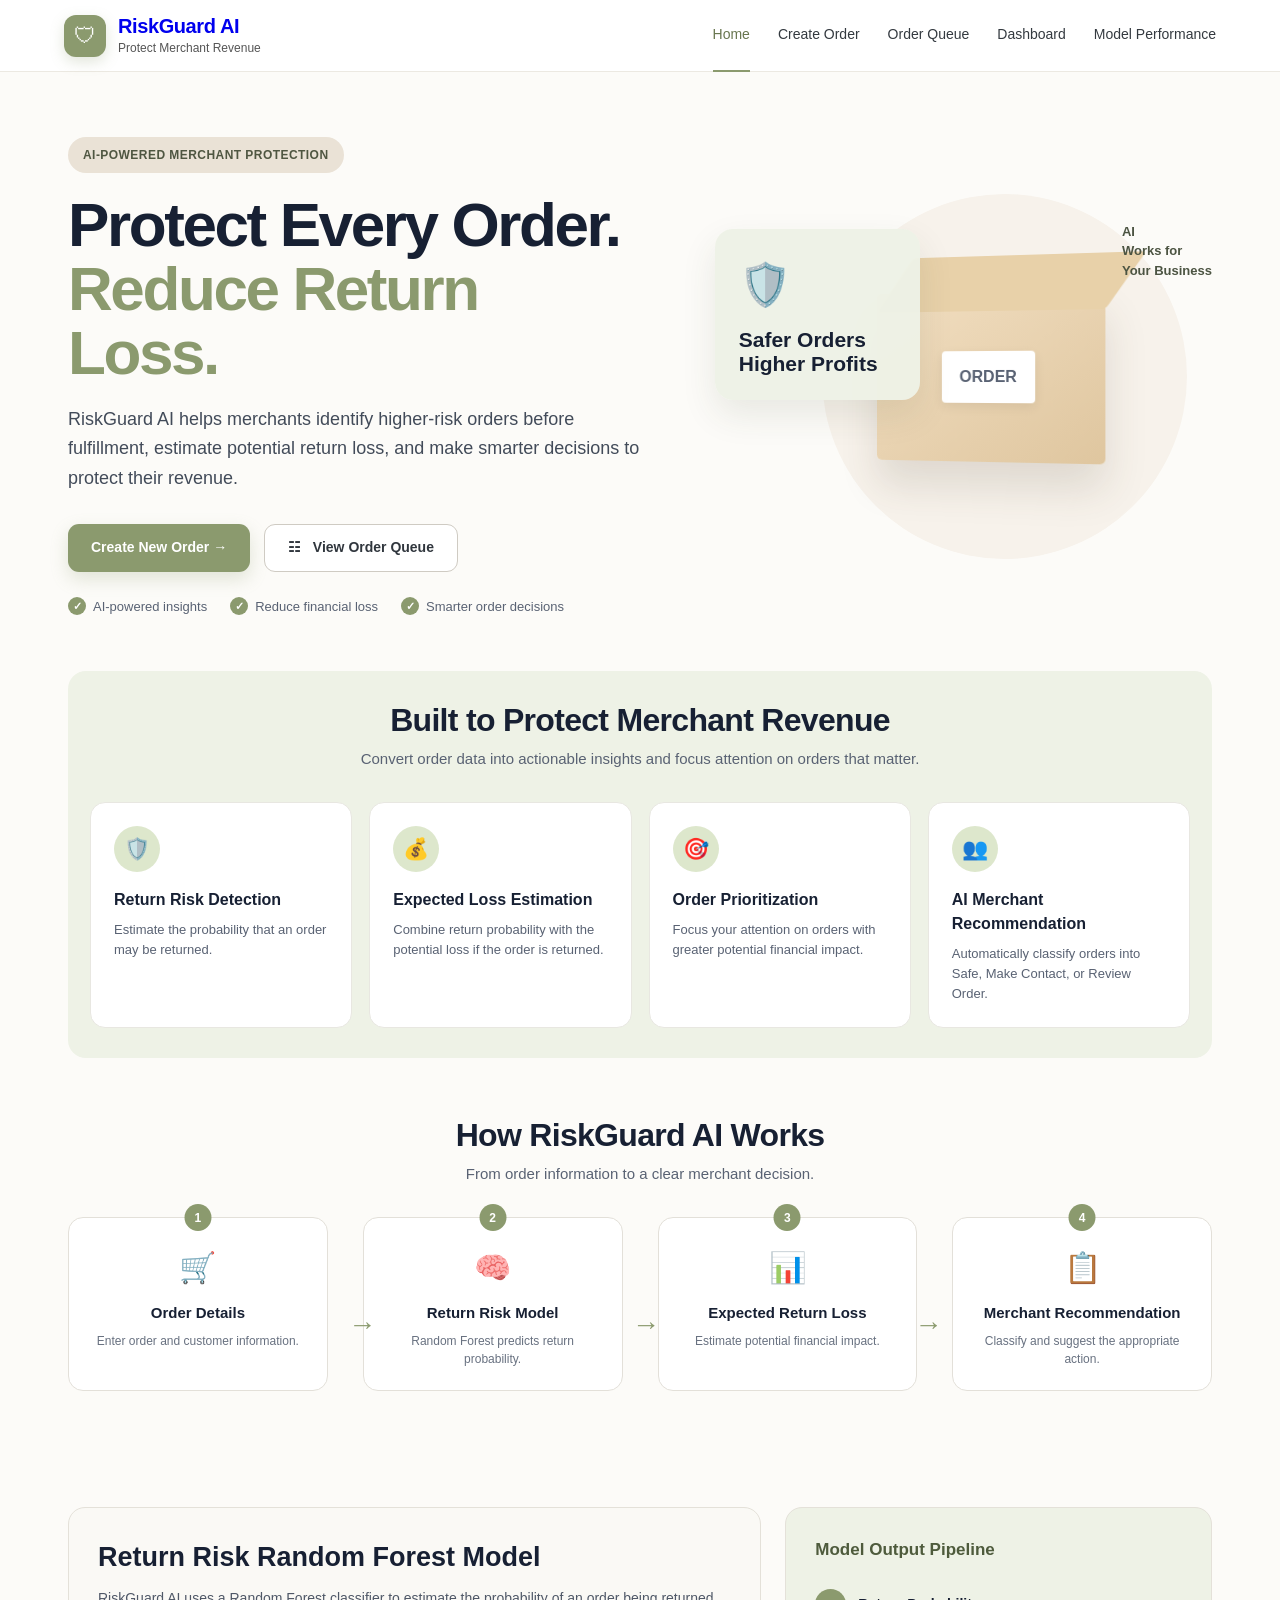
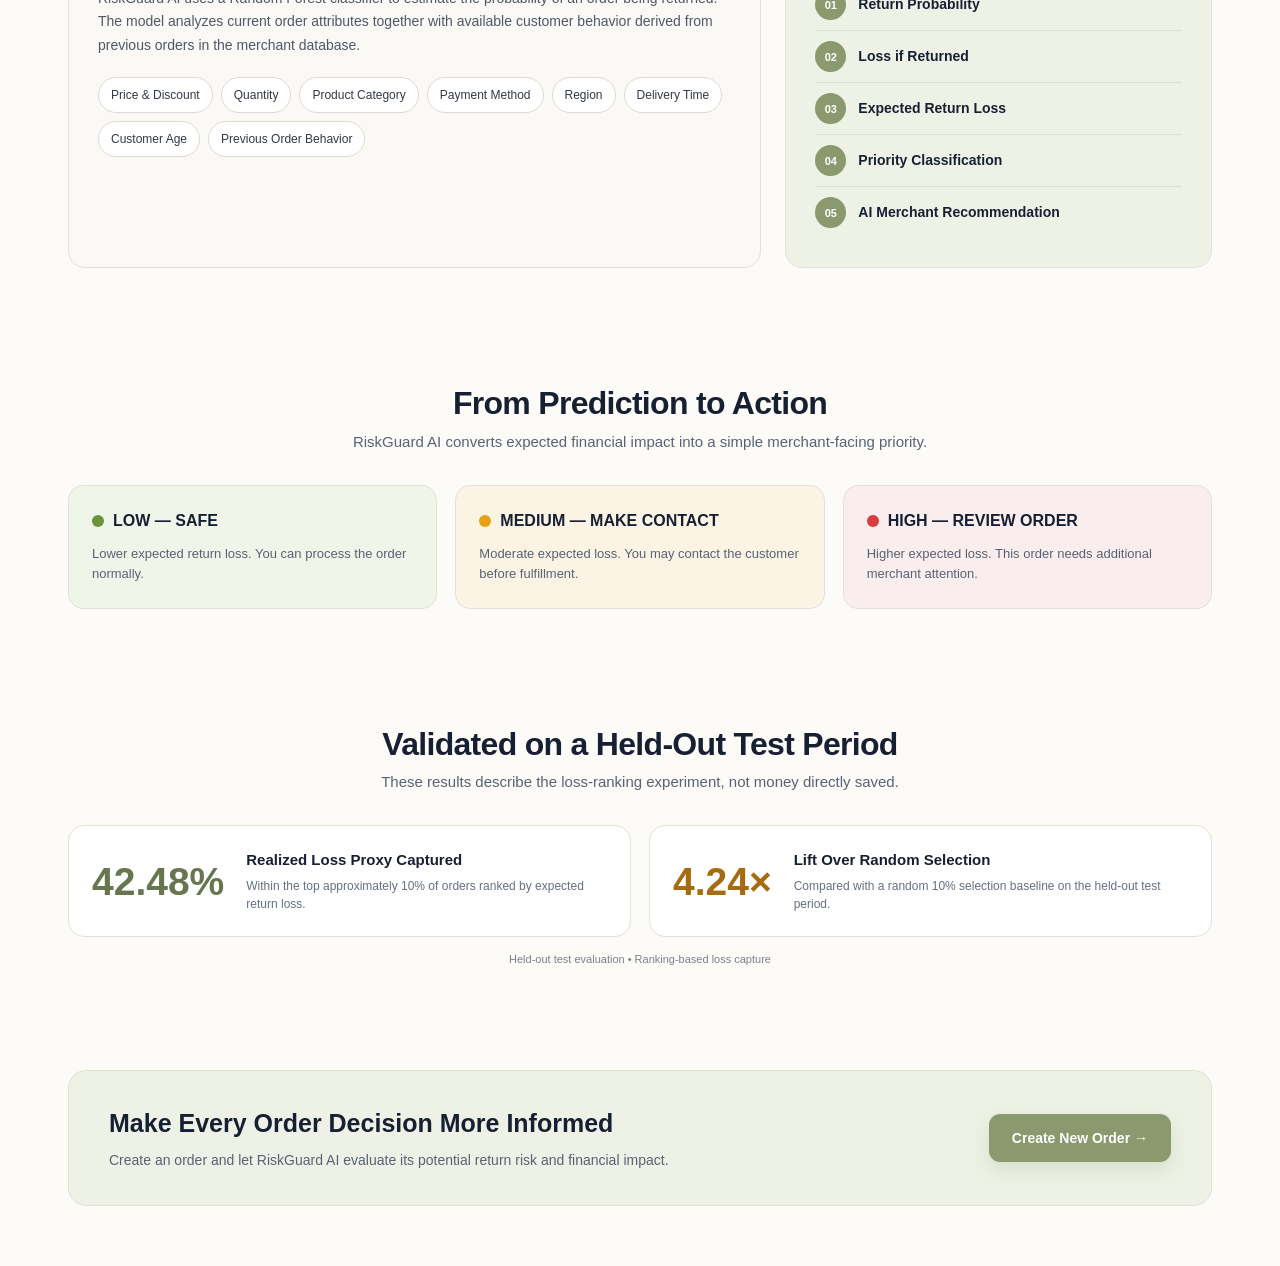
<file: templates/index.html>
﻿<!DOCTYPE html>
<html lang="en">
<head>
    <meta charset="UTF-8">
    <meta name="viewport" content="width=device-width, initial-scale=1.0">
    <title>RiskGuard AI | Merchant Protection</title>

    <style>
        :root {
            --sage: #8B9A6E;
            --sage-dark: #68764F;
            --sage-light: #EEF2E6;
            --cream: #F7F2EB;
            --beige: #EAE2D6;
            --grey: #EEEEEE;
            --text: #172033;
            --muted: #596273;
            --white: #FFFFFF;
            --border: #DDD8CE;
        }

        * {
            box-sizing: border-box;
        }

        html {
            scroll-behavior: smooth;
        }

        body {
            margin: 0;
            font-family: Inter, "Segoe UI", Arial, sans-serif;
            background: #FCFBF8;
            color: var(--text);
            line-height: 1.5;
        }

        a {
            text-decoration: none;
        }

        /* =========================
           NAVIGATION
        ========================= */

        .navbar {
            height: 72px;
            background: rgba(255,255,255,.94);
            border-bottom: 1px solid #ECE9E2;
            display: flex;
            align-items: center;
            justify-content: space-between;
            padding: 0 5%;
            position: sticky;
            top: 0;
            z-index: 100;
            backdrop-filter: blur(12px);
        }

        .brand {
            display: flex;
            align-items: center;
            gap: 12px;
        }

        .brand-icon {
            width: 42px;
            height: 42px;
            border-radius: 12px;
            background: var(--sage);
            display: flex;
            align-items: center;
            justify-content: center;
            font-size: 22px;
            color: white;
            box-shadow: 0 5px 14px rgba(139,154,110,.25);
        }

        .brand-text strong {
            display: block;
            font-size: 20px;
            line-height: 1.1;
            letter-spacing: -.4px;
        }

        .brand-text span {
            display: block;
            color: #555;
            font-size: 12px;
            margin-top: 2px;
        }

        .nav-links {
            display: flex;
            align-items: center;
            gap: 28px;
        }

        .nav-links a {
            color: #343a40;
            font-size: 14px;
            font-weight: 500;
            padding: 25px 0;
            border-bottom: 2px solid transparent;
        }

        .nav-links a:hover,
        .nav-links a.active {
            color: var(--sage-dark);
            border-bottom-color: var(--sage);
        }

        /* =========================
           MAIN
        ========================= */

        .container {
            max-width: 1240px;
            margin: auto;
            padding: 0 28px;
        }

        /* =========================
           HERO
        ========================= */

        .hero {
            min-height: 570px;
            display: grid;
            grid-template-columns: 1.05fr .95fr;
            align-items: center;
            gap: 55px;
            padding: 65px 0 55px;
        }

        .hero-badge {
            display: inline-flex;
            align-items: center;
            padding: 9px 15px;
            border-radius: 30px;
            background: var(--beige);
            color: #4F5641;
            font-size: 12px;
            font-weight: 750;
            letter-spacing: .45px;
            margin-bottom: 20px;
        }

        .hero h1 {
            font-size: clamp(42px, 5vw, 62px);
            line-height: 1.03;
            letter-spacing: -2.4px;
            margin: 0 0 20px;
            font-weight: 800;
        }

        .hero h1 span {
            color: var(--sage);
        }

        .hero-description {
            max-width: 650px;
            color: #424B59;
            font-size: 18px;
            line-height: 1.65;
            margin: 0;
        }

        .hero-buttons {
            display: flex;
            gap: 14px;
            margin-top: 30px;
            flex-wrap: wrap;
        }

        .btn {
            min-height: 48px;
            display: inline-flex;
            align-items: center;
            justify-content: center;
            gap: 9px;
            padding: 0 23px;
            border-radius: 11px;
            font-size: 14px;
            font-weight: 700;
            transition: .2s ease;
        }

        .btn-primary {
            background: var(--sage);
            color: white;
            box-shadow: 0 7px 18px rgba(139,154,110,.24);
        }

        .btn-primary:hover {
            background: var(--sage-dark);
            transform: translateY(-1px);
        }

        .btn-outline {
            background: white;
            color: #30363D;
            border: 1px solid #CFCBC3;
        }

        .btn-outline:hover {
            border-color: var(--sage);
            color: var(--sage-dark);
        }

        .hero-points {
            display: flex;
            gap: 23px;
            flex-wrap: wrap;
            margin-top: 25px;
        }

        .hero-point {
            display: flex;
            align-items: center;
            gap: 7px;
            color: #596273;
            font-size: 13px;
        }

        .check {
            width: 18px;
            height: 18px;
            display: inline-flex;
            align-items: center;
            justify-content: center;
            border-radius: 50%;
            background: var(--sage);
            color: white;
            font-size: 11px;
            font-weight: bold;
        }

        /* HERO VISUAL */

        .hero-visual {
            position: relative;
            min-height: 380px;
            display: flex;
            align-items: center;
            justify-content: center;
        }

        .visual-circle {
            width: 365px;
            height: 365px;
            border-radius: 50%;
            background: var(--cream);
            position: absolute;
            right: 25px;
        }

        .box {
            width: 230px;
            height: 170px;
            background: linear-gradient(145deg, #F2DFC2, #DFC69F);
            position: relative;
            z-index: 2;
            transform: perspective(500px) rotateY(-7deg);
            box-shadow: 0 25px 40px rgba(80,65,40,.14);
            border-radius: 5px;
            display: flex;
            align-items: center;
            justify-content: center;
            margin-left: 70px;
        }

        .box-top {
            position: absolute;
            top: -36px;
            left: 0;
            width: 230px;
            height: 55px;
            background: #E8D1A9;
            transform: skewX(-35deg);
            transform-origin: left bottom;
            border-radius: 4px;
        }

        .box-label {
            background: white;
            padding: 14px 18px;
            border-radius: 4px;
            font-weight: 800;
            color: #596273;
            box-shadow: 0 4px 12px rgba(0,0,0,.07);
        }

        .shield-card {
            position: absolute;
            z-index: 4;
            top: 42px;
            left: 20px;
            width: 205px;
            padding: 24px;
            border-radius: 18px;
            background: rgba(238,242,230,.96);
            box-shadow: 0 15px 35px rgba(60,70,40,.10);
        }

        .shield-icon {
            font-size: 42px;
            margin-bottom: 12px;
        }

        .shield-card h3 {
            font-size: 21px;
            line-height: 1.15;
            margin: 0;
        }

        .visual-note {
            position: absolute;
            z-index: 5;
            right: 0;
            top: 35px;
            font-size: 13px;
            color: #4C5442;
            font-weight: 600;
            max-width: 100px;
        }

        .visual-arrow {
            position: absolute;
            right: 88px;
            top: 62px;
            font-size: 36px;
            color: var(--sage-dark);
            transform: rotate(-25deg);
        }

        /* =========================
           SECTION
        ========================= */

        .section {
            padding: 58px 0;
        }

        .section-heading {
            text-align: center;
            margin-bottom: 32px;
        }

        .section-heading h2 {
            margin: 0 0 8px;
            font-size: 32px;
            line-height: 1.2;
            letter-spacing: -.7px;
        }

        .section-heading p {
            max-width: 700px;
            margin: auto;
            color: var(--muted);
            font-size: 15px;
        }

        /* =========================
           FEATURES
        ========================= */

        .features-section {
            background: var(--sage-light);
            border-radius: 18px;
            padding: 30px 22px;
        }

        .feature-grid {
            display: grid;
            grid-template-columns: repeat(4, 1fr);
            gap: 17px;
        }

        .feature-card {
            background: white;
            border-radius: 15px;
            padding: 23px;
            min-height: 175px;
            border: 1px solid #E8E7E1;
        }

        .feature-icon {
            width: 46px;
            height: 46px;
            border-radius: 50%;
            background: #DDE7CC;
            display: flex;
            align-items: center;
            justify-content: center;
            font-size: 21px;
            margin-bottom: 16px;
        }

        .feature-card h3 {
            margin: 0 0 8px;
            font-size: 16px;
        }

        .feature-card p {
            margin: 0;
            color: #596273;
            font-size: 13px;
            line-height: 1.55;
        }

        /* =========================
           WORKFLOW
        ========================= */

        .workflow {
            display: grid;
            grid-template-columns: repeat(4, 1fr);
            gap: 35px;
            position: relative;
        }

        .workflow-step {
            position: relative;
            background: white;
            border: 1px solid #E3E0D9;
            border-radius: 15px;
            padding: 27px 20px 22px;
            text-align: center;
        }

        .step-number {
            position: absolute;
            width: 27px;
            height: 27px;
            top: -14px;
            left: 50%;
            transform: translateX(-50%);
            border-radius: 50%;
            background: var(--sage);
            color: white;
            display: flex;
            align-items: center;
            justify-content: center;
            font-size: 12px;
            font-weight: 800;
        }

        .step-icon {
            font-size: 30px;
            margin-bottom: 12px;
        }

        .workflow-step h3 {
            font-size: 15px;
            margin: 0 0 7px;
        }

        .workflow-step p {
            color: #687180;
            font-size: 12px;
            margin: 0;
        }

        .workflow-arrow {
            position: absolute;
            top: 50%;
            color: var(--sage);
            font-size: 28px;
            font-weight: 700;
        }

        .arrow-1 { left: 24.5%; }
        .arrow-2 { left: 49.3%; }
        .arrow-3 { left: 74%; }

        /* =========================
           MODEL
        ========================= */

        .model-grid {
            display: grid;
            grid-template-columns: 1.3fr .8fr;
            gap: 24px;
        }

        .model-info,
        .pipeline {
            border-radius: 17px;
            border: 1px solid #E4E1D9;
            padding: 29px;
        }

        .model-info {
            background: #FAF9F5;
        }

        .pipeline {
            background: var(--sage-light);
        }

        .model-info h2 {
            font-size: 27px;
            margin: 0 0 10px;
        }

        .model-info > p {
            color: #4F5867;
            font-size: 14px;
            line-height: 1.65;
            margin: 0 0 20px;
        }

        .feature-tags {
            display: flex;
            gap: 8px;
            flex-wrap: wrap;
        }

        .tag {
            padding: 8px 12px;
            border-radius: 20px;
            background: white;
            border: 1px solid #DEDAD1;
            font-size: 12px;
            color: #333A44;
        }

        .pipeline h3 {
            margin: 0 0 17px;
            color: #4E5B3C;
            font-size: 17px;
        }

        .pipeline-item {
            display: flex;
            align-items: center;
            gap: 12px;
            padding: 10px 0;
            border-bottom: 1px solid rgba(139,154,110,.2);
            font-size: 14px;
            font-weight: 600;
        }

        .pipeline-item:last-child {
            border-bottom: 0;
        }

        .pipeline-number {
            width: 31px;
            height: 31px;
            border-radius: 50%;
            background: var(--sage);
            color: white;
            display: flex;
            align-items: center;
            justify-content: center;
            font-size: 11px;
            font-weight: 800;
            flex-shrink: 0;
        }

        /* =========================
           DECISIONS
        ========================= */

        .decision-grid {
            display: grid;
            grid-template-columns: repeat(3, 1fr);
            gap: 18px;
        }

        .decision-card {
            border-radius: 15px;
            padding: 23px;
            border: 1px solid #E3E0D9;
        }

        .decision-low {
            background: #F0F5E9;
        }

        .decision-medium {
            background: #FBF4E5;
        }

        .decision-high {
            background: #FAEDED;
        }

        .decision-title {
            display: flex;
            align-items: center;
            gap: 9px;
            font-size: 16px;
            font-weight: 800;
            margin-bottom: 11px;
        }

        .decision-dot {
            width: 12px;
            height: 12px;
            border-radius: 50%;
        }

        .low-dot { background: #69943B; }
        .medium-dot { background: #E7A117; }
        .high-dot { background: #D83C3C; }

        .decision-card p {
            color: #596273;
            font-size: 13px;
            margin: 0;
            line-height: 1.55;
        }

        /* =========================
           VALIDATION
        ========================= */

        .evidence-grid {
            display: grid;
            grid-template-columns: repeat(2, 1fr);
            gap: 18px;
        }

        .evidence-card {
            display: flex;
            align-items: center;
            gap: 22px;
            background: white;
            border: 1px solid #E4E1D9;
            border-radius: 16px;
            padding: 23px;
        }

        .evidence-number {
            font-size: 39px;
            line-height: 1;
            font-weight: 850;
            color: var(--sage-dark);
            white-space: nowrap;
        }

        .evidence-card:nth-child(2) .evidence-number {
            color: #A66C12;
        }

        .evidence-card strong {
            display: block;
            font-size: 15px;
            margin-bottom: 5px;
        }

        .evidence-card p {
            margin: 0;
            color: #657080;
            font-size: 12px;
            line-height: 1.5;
        }

        .validation-note {
            text-align: center;
            color: #7A8089;
            font-size: 11px;
            margin-top: 14px;
        }

        /* =========================
           FINAL CTA
        ========================= */

        .cta {
            margin: 45px 0 60px;
            background: var(--sage-light);
            border: 1px solid #DCE4D0;
            border-radius: 18px;
            padding: 34px 40px;
            display: flex;
            align-items: center;
            justify-content: space-between;
            gap: 25px;
        }

        .cta h2 {
            margin: 0 0 7px;
            font-size: 25px;
        }

        .cta p {
            margin: 0;
            color: #596273;
            font-size: 14px;
        }

        /* =========================
           RESPONSIVE
        ========================= */

        @media (max-width: 1000px) {
            .nav-links {
                gap: 15px;
            }

            .hero {
                grid-template-columns: 1fr;
            }

            .hero-visual {
                min-height: 330px;
            }

            .feature-grid {
                grid-template-columns: repeat(2, 1fr);
            }

            .model-grid {
                grid-template-columns: 1fr;
            }
        }

        @media (max-width: 700px) {
            .navbar {
                height: auto;
                min-height: 70px;
                padding: 12px 20px;
            }

            .nav-links {
                display: none;
            }

            .container {
                padding: 0 17px;
            }

            .hero {
                padding: 45px 0 35px;
            }

            .hero h1 {
                font-size: 42px;
            }

            .hero-description {
                font-size: 16px;
            }

            .hero-points {
                gap: 10px;
                flex-direction: column;
            }

            .feature-grid,
            .decision-grid,
            .evidence-grid,
            .workflow {
                grid-template-columns: 1fr;
            }

            .workflow-arrow {
                display: none;
            }

            .visual-circle {
                width: 300px;
                height: 300px;
            }

            .shield-card {
                left: 0;
            }

            .visual-note {
                right: 0;
            }

            .cta {
                flex-direction: column;
                align-items: flex-start;
                padding: 28px;
            }
        }
    </style>
<style>
/* =========================================================
   RISKGUARD - GLOBAL PAGE WIDTH & LAYOUT
   Visual/layout only - does not change application logic
   ========================================================= */

:root {
    --rg-page-width: 1200px;
}

/* Main page containers */
main,
.main,
.main-content,
.content,
.container,
.page-container,
.dashboard-container,
.app-container {
    width: 100%;
    max-width: var(--rg-page-width);
    margin-left: auto;
    margin-right: auto;
    box-sizing: border-box;
}

/* Prevent oversized sections */
section,
.card,
.panel,
.table-container,
.chart-container {
    box-sizing: border-box;
}

/* Consistent page horizontal spacing */
main {
    padding-left: 24px;
    padding-right: 24px;
}

/* Tables stay inside the page */
table {
    max-width: 100%;
}

/* Images/charts never overflow */
img,
canvas,
svg {
    max-width: 100%;
}

/* Large screens */
@media (min-width: 1250px) {
    main,
    .main,
    .main-content,
    .content,
    .container,
    .page-container,
    .dashboard-container,
    .app-container {
        max-width: 1200px;
    }
}

/* Medium screens */
@media (max-width: 1249px) {
    main,
    .main,
    .main-content,
    .content,
    .container,
    .page-container,
    .dashboard-container,
    .app-container {
        width: calc(100% - 40px);
        max-width: 1200px;
    }
}

/* Mobile */
@media (max-width: 768px) {
    main,
    .main,
    .main-content,
    .content,
    .container,
    .page-container,
    .dashboard-container,
    .app-container {
        width: calc(100% - 32px);
        max-width: none;
    }

    main {
        padding-left: 0;
        padding-right: 0;
    }
}
</style>
</head>

<body>

<!-- NAVIGATION -->
<nav class="navbar">

    <a href="/" class="brand">
        <div class="brand-icon">🛡</div>

        <div class="brand-text">
            <strong>RiskGuard AI</strong>
            <span>Protect Merchant Revenue</span>
        </div>
    </a>

    <div class="nav-links">
        <a href="/" class="active">Home</a>
        <a href="/create-order-page">Create Order</a>
        <a href="/transactions">Order Queue</a>
        <a href="/dashboard">Dashboard</a>
        <a href="/model-performance">Model Performance</a>
    </div>

</nav>


<main class="container">

    <!-- HERO -->
    <section class="hero">

        <div>

            <div class="hero-badge">
                AI-POWERED MERCHANT PROTECTION
            </div>

            <h1>
                Protect Every Order.<br>
                <span>Reduce Return Loss.</span>
            </h1>

            <p class="hero-description">
                RiskGuard AI helps merchants identify higher-risk orders before
                fulfillment, estimate potential return loss, and make smarter
                decisions to protect their revenue.
            </p>

            <div class="hero-buttons">

                <a href="/create-order-page" class="btn btn-primary">
                    Create New Order →
                </a>

                <a href="/transactions" class="btn btn-outline">
                    ☷ &nbsp; View Order Queue
                </a>

            </div>

            <div class="hero-points">

                <div class="hero-point">
                    <span class="check">✓</span>
                    AI-powered insights
                </div>

                <div class="hero-point">
                    <span class="check">✓</span>
                    Reduce financial loss
                </div>

                <div class="hero-point">
                    <span class="check">✓</span>
                    Smarter order decisions
                </div>

            </div>

        </div>


        <!-- HERO VISUAL -->
        <div class="hero-visual">

            <div class="visual-circle"></div>

            <div class="shield-card">
                <div class="shield-icon">🛡️</div>
                <h3>Safer Orders<br>Higher Profits</h3>
            </div>

            <div class="box">
                <div class="box-top"></div>
                <div class="box-label">ORDER</div>
            </div>

            <div class="visual-arrow">↙</div>

            <div class="visual-note">
                AI<br>
                Works for<br>
                Your Business
            </div>

        </div>

    </section>


    <!-- FEATURES -->
    <section class="section features-section">

        <div class="section-heading">
            <h2>Built to Protect Merchant Revenue</h2>
            <p>
                Convert order data into actionable insights and focus attention
                on orders that matter.
            </p>
        </div>

        <div class="feature-grid">

            <div class="feature-card">
                <div class="feature-icon">🛡️</div>
                <h3>Return Risk Detection</h3>
                <p>
                    Estimate the probability that an order may be returned.
                </p>
            </div>

            <div class="feature-card">
                <div class="feature-icon">💰</div>
                <h3>Expected Loss Estimation</h3>
                <p>
                    Combine return probability with the potential loss if the
                    order is returned.
                </p>
            </div>

            <div class="feature-card">
                <div class="feature-icon">🎯</div>
                <h3>Order Prioritization</h3>
                <p>
                    Focus your attention on orders with greater potential
                    financial impact.
                </p>
            </div>

            <div class="feature-card">
                <div class="feature-icon">👥</div>
                <h3>AI Merchant Recommendation</h3>
                <p>
                    Automatically classify orders into Safe, Make Contact,
                    or Review Order.
                </p>
            </div>

        </div>

    </section>


    <!-- WORKFLOW -->
    <section class="section">

        <div class="section-heading">
            <h2>How RiskGuard AI Works</h2>
            <p>
                From order information to a clear merchant decision.
            </p>
        </div>

        <div class="workflow">

            <div class="workflow-step">
                <div class="step-number">1</div>
                <div class="step-icon">🛒</div>
                <h3>Order Details</h3>
                <p>
                    Enter order and customer information.
                </p>
            </div>

            <div class="workflow-step">
                <div class="step-number">2</div>
                <div class="step-icon">🧠</div>
                <h3>Return Risk Model</h3>
                <p>
                    Random Forest predicts return probability.
                </p>
            </div>

            <div class="workflow-step">
                <div class="step-number">3</div>
                <div class="step-icon">📊</div>
                <h3>Expected Return Loss</h3>
                <p>
                    Estimate potential financial impact.
                </p>
            </div>

            <div class="workflow-step">
                <div class="step-number">4</div>
                <div class="step-icon">📋</div>
                <h3>Merchant Recommendation</h3>
                <p>
                    Classify and suggest the appropriate action.
                </p>
            </div>

            <div class="workflow-arrow arrow-1">→</div>
            <div class="workflow-arrow arrow-2">→</div>
            <div class="workflow-arrow arrow-3">→</div>

        </div>

    </section>


    <!-- MODEL -->
    <section class="section">

        <div class="model-grid">

            <div class="model-info">

                <h2>Return Risk Random Forest Model</h2>

                <p>
                    RiskGuard AI uses a Random Forest classifier to estimate
                    the probability of an order being returned. The model
                    analyzes current order attributes together with available
                    customer behavior derived from previous orders in the
                    merchant database.
                </p>

                <div class="feature-tags">
                    <span class="tag">Price & Discount</span>
                    <span class="tag">Quantity</span>
                    <span class="tag">Product Category</span>
                    <span class="tag">Payment Method</span>
                    <span class="tag">Region</span>
                    <span class="tag">Delivery Time</span>
                    <span class="tag">Customer Age</span>
                    <span class="tag">Previous Order Behavior</span>
                </div>

            </div>


            <div class="pipeline">

                <h3>Model Output Pipeline</h3>

                <div class="pipeline-item">
                    <span class="pipeline-number">01</span>
                    Return Probability
                </div>

                <div class="pipeline-item">
                    <span class="pipeline-number">02</span>
                    Loss if Returned
                </div>

                <div class="pipeline-item">
                    <span class="pipeline-number">03</span>
                    Expected Return Loss
                </div>

                <div class="pipeline-item">
                    <span class="pipeline-number">04</span>
                    Priority Classification
                </div>

                <div class="pipeline-item">
                    <span class="pipeline-number">05</span>
                    AI Merchant Recommendation
                </div>

            </div>

        </div>

    </section>


    <!-- DECISION -->
    <section class="section">

        <div class="section-heading">
            <h2>From Prediction to Action</h2>
            <p>
                RiskGuard AI converts expected financial impact into a simple
                merchant-facing priority.
            </p>
        </div>

        <div class="decision-grid">

            <div class="decision-card decision-low">
                <div class="decision-title">
                    <span class="decision-dot low-dot"></span>
                    LOW — SAFE
                </div>

                <p>
                    Lower expected return loss. You can process the order
                    normally.
                </p>
            </div>


            <div class="decision-card decision-medium">
                <div class="decision-title">
                    <span class="decision-dot medium-dot"></span>
                    MEDIUM — MAKE CONTACT
                </div>

                <p>
                    Moderate expected loss. You may contact the customer
                    before fulfillment.
                </p>
            </div>


            <div class="decision-card decision-high">
                <div class="decision-title">
                    <span class="decision-dot high-dot"></span>
                    HIGH — REVIEW ORDER
                </div>

                <p>
                    Higher expected loss. This order needs additional
                    merchant attention.
                </p>
            </div>

        </div>

    </section>


    <!-- VALIDATION -->
    <section class="section">

        <div class="section-heading">

            <h2>Validated on a Held-Out Test Period</h2>

            <p>
                These results describe the loss-ranking experiment,
                not money directly saved.
            </p>

        </div>


        <div class="evidence-grid">

            <div class="evidence-card">

                <div class="evidence-number">
                    42.48%
                </div>

                <div>
                    <strong>Realized Loss Proxy Captured</strong>

                    <p>
                        Within the top approximately 10% of orders ranked
                        by expected return loss.
                    </p>
                </div>

            </div>


            <div class="evidence-card">

                <div class="evidence-number">
                    4.24×
                </div>

                <div>
                    <strong>Lift Over Random Selection</strong>

                    <p>
                        Compared with a random 10% selection baseline on the
                        held-out test period.
                    </p>
                </div>

            </div>

        </div>

        <div class="validation-note">
            Held-out test evaluation • Ranking-based loss capture
        </div>

    </section>


    <!-- CTA -->
    <div class="cta">

        <div>
            <h2>Make Every Order Decision More Informed</h2>

            <p>
                Create an order and let RiskGuard AI evaluate its potential
                return risk and financial impact.
            </p>
        </div>

        <a href="/create-order-page" class="btn btn-primary">
            Create New Order →
        </a>

    </div>

</main>

</body>
</html>
</file>
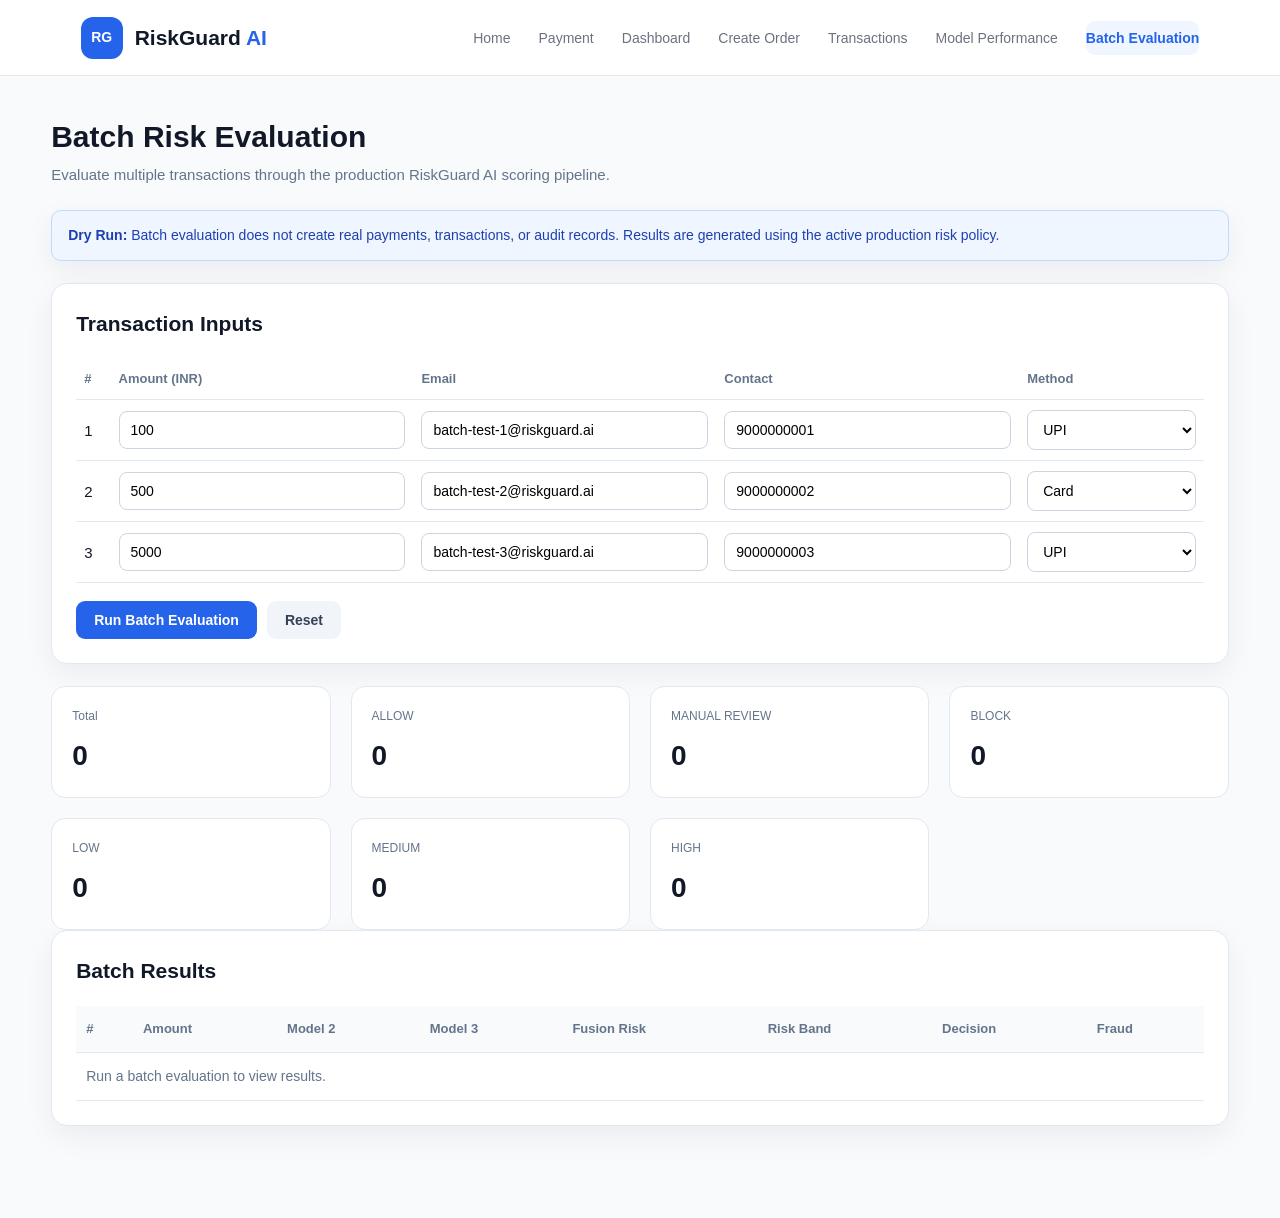
<file: templates/batch-evaluation.html>
﻿<!DOCTYPE html>
<html lang="en">
<head>
    <meta charset="UTF-8">
    <meta name="viewport" content="width=device-width, initial-scale=1.0">
    <title>Batch Evaluation | RiskGuard AI</title>

    <style>
        * {
            box-sizing: border-box;
        }

        body {
            margin: 0;
            font-family: Inter, Arial, sans-serif;
            background: #f8fafc;
            color: #0f172a;
        }

        .riskguard-navbar {
            width: 100%;
            height: 88px;
            background: #ffffff;
            border-bottom: 1px solid #e2e8f0;
            padding: 0 32px;
        }

        .riskguard-navbar-inner {
            width: 100%;
            height: 100%;
            display: flex;
            align-items: center;
            justify-content: space-between;
        }

        .riskguard-brand {
            display: flex;
            align-items: center;
            gap: 10px;
            text-decoration: none;
        }

        .riskguard-logo {
            width: 42px;
            height: 42px;
            border-radius: 10px;
            background: #2563eb;
            color: white;
            display: flex;
            align-items: center;
            justify-content: center;
            font-weight: 800;
            font-size: 16px;
        }

        .riskguard-brand-text {
            font-size: 20px;
            font-weight: 700;
            color: #0f172a;
        }

        .riskguard-brand-text span {
            color: #2563eb;
        }

        .riskguard-nav-links {
            display: flex;
            align-items: center;
            gap: 4px;
        }

        .riskguard-nav-links a {
            text-decoration: none;
            color: #475569;
            font-size: 20px;
            font-weight: 600;
            padding: 9px 14px;
            border-radius: 8px;
        }

        .riskguard-nav-links a:hover,
        .riskguard-nav-links a.active {
            color: #1d4ed8;
            background: #eff6ff;
        }

        .page {
            width: 100%;
            padding: 34px 32px 50px;
        }

        .page-header {
            margin-bottom: 24px;
        }

        .page-header h1 {
            margin: 0 0 7px;
            font-size: 30px;
        }

        .page-header p {
            margin: 0;
            color: #64748b;
            font-size: 15px;
        }

        .notice {
            background: #eff6ff;
            border: 1px solid #bfdbfe;
            color: #1e40af;
            padding: 14px 16px;
            border-radius: 10px;
            margin-bottom: 22px;
            font-size: 14px;
        }

        .card {
            background: #ffffff;
            border: 1px solid #e2e8f0;
            border-radius: 14px;
            padding: 22px;
            box-shadow: 0 4px 14px rgba(15, 23, 42, 0.04);
            margin-bottom: 22px;
        }

        .card h2 {
            margin: 0 0 18px;
            font-size: 21px;
        }

        .input-table {
            width: 100%;
            border-collapse: collapse;
        }

        .input-table th,
        .input-table td {
            padding: 10px 8px;
            text-align: left;
            border-bottom: 1px solid #e2e8f0;
        }

        .input-table th {
            font-size: 13px;
            color: #64748b;
        }

        input,
        select {
            width: 100%;
            padding: 10px 11px;
            border: 1px solid #cbd5e1;
            border-radius: 8px;
            font-size: 14px;
            background: #ffffff;
        }

        .btn-row {
            display: flex;
            gap: 10px;
            margin-top: 18px;
        }

        button {
            border: 0;
            border-radius: 9px;
            padding: 11px 18px;
            font-size: 14px;
            font-weight: 700;
            cursor: pointer;
        }

        .btn-primary {
            background: #2563eb;
            color: white;
        }

        .btn-primary:hover {
            background: #1d4ed8;
        }

        .btn-secondary {
            background: #f1f5f9;
            color: #334155;
        }

        .summary-grid {
            display: grid;
            grid-template-columns: repeat(7, 1fr);
            gap: 14px;
        }

        .summary-card {
            background: #ffffff;
            border: 1px solid #e2e8f0;
            border-radius: 12px;
            padding: 17px;
        }

        .summary-label {
            color: #64748b;
            font-size: 12px;
            margin-bottom: 8px;
        }

        .summary-value {
            font-size: 25px;
            font-weight: 800;
        }

        .results-table-wrapper {
            overflow-x: auto;
        }

        .results-table {
            width: 100%;
            border-collapse: collapse;
        }

        .results-table th,
        .results-table td {
            padding: 13px 10px;
            text-align: left;
            border-bottom: 1px solid #e2e8f0;
            white-space: nowrap;
        }

        .results-table th {
            font-size: 13px;
            color: #64748b;
            background: #f8fafc;
        }

        .results-table td {
            font-size: 14px;
        }

        .badge {
            display: inline-flex;
            padding: 5px 9px;
            border-radius: 999px;
            font-size: 12px;
            font-weight: 800;
        }

        .low {
            background: #dcfce7;
            color: #166534;
        }

        .medium {
            background: #fef3c7;
            color: #92400e;
        }

        .high {
            background: #fee2e2;
            color: #991b1b;
        }

        .allow {
            background: #dcfce7;
            color: #166534;
        }

        .review {
            background: #fef3c7;
            color: #92400e;
        }

        .block {
            background: #fee2e2;
            color: #991b1b;
        }

        .empty {
            padding: 30px;
            text-align: center;
            color: #64748b;
        }

        .error {
            display: none;
            background: #fee2e2;
            color: #991b1b;
            border: 1px solid #fecaca;
            padding: 12px 15px;
            border-radius: 9px;
            margin-bottom: 20px;
        }

        @media (max-width: 1100px) {
            .summary-grid {
                grid-template-columns: repeat(4, 1fr);
            }

            .riskguard-nav-links a {
                font-size: 16px;
            }
        }

        @media (max-width: 700px) {
            .page {
                padding: 24px 16px;
            }

            .riskguard-navbar {
                padding: 0 16px;
            }

            .riskguard-nav-links {
                display: none;
            }

            .summary-grid {
                grid-template-columns: repeat(2, 1fr);
            }

            .input-table {
                min-width: 850px;
            }
        }
    </style>

<style id="riskguard-unified-layout">

/* =========================================================
   RiskGuard AI — Unified Application Layout
   Applied as a final visual layer only; functionality preserved.
   ========================================================= */
:root{
    --rg-primary:#2563eb;
    --rg-primary-hover:#1d4ed8;
    --rg-bg:#f8fafc;
    --rg-surface:#ffffff;
    --rg-border:#e5e7eb;
    --rg-text:#111827;
    --rg-muted:#6b7280;
    --rg-shadow:0 10px 30px rgba(15,23,42,.06);
}
html{
    font-size:15px;
    -webkit-text-size-adjust:100%;
}
body{
    background:var(--rg-bg) !important;
    color:var(--rg-text);
    font-family:Inter,-apple-system,BlinkMacSystemFont,"Segoe UI",Arial,sans-serif !important;
    font-size:15px;
    line-height:1.55;
    -webkit-font-smoothing:antialiased;
}

/* ---------- Shared application header ---------- */
.riskguard-navbar,
header{
    width:100%;
    min-height:76px;
    height:76px;
    background:rgba(255,255,255,.96) !important;
    border-bottom:1px solid var(--rg-border) !important;
    position:sticky;
    top:0;
    z-index:1000;
    backdrop-filter:blur(12px);
}
.riskguard-navbar-inner,
header > .container.navbar{
    width:min(1200px,92%);
    max-width:1200px;
    height:76px;
    min-height:76px;
    margin:0 auto;
    padding:0;
    display:flex;
    align-items:center;
    justify-content:space-between;
    gap:25px;
}
.riskguard-brand,
header .logo{
    display:flex;
    align-items:center;
    gap:12px;
    text-decoration:none;
    flex-shrink:0;
}
.riskguard-logo,
header .logo-icon{
    width:42px !important;
    height:42px !important;
    min-width:42px;
    border-radius:12px !important;
    background:#2563eb !important;
    color:#fff !important;
    display:flex;
    align-items:center;
    justify-content:center;
    font-size:14px !important;
    font-weight:800 !important;
}
.riskguard-brand-text,
header .logo h2{
    font-size:21px !important;
    line-height:1.2;
    font-weight:700 !important;
    color:#111827;
    white-space:nowrap;
}
.riskguard-brand-text span,
header .logo span{
    color:#2563eb !important;
}
.riskguard-nav-links,
header nav{
    display:flex;
    align-items:center;
    justify-content:flex-end;
    gap:28px !important;
    margin:0;
}
.riskguard-nav-links a,
header nav a{
    text-decoration:none;
    color:#6b7280 !important;
    font-size:14px !important;
    line-height:1.2;
    font-weight:500 !important;
    padding:9px 0 !important;
    border-radius:9px;
    white-space:nowrap;
    transition:color .15s ease,background .15s ease;
}
.riskguard-nav-links a:hover,
.riskguard-nav-links a.active,
header nav a:hover,
header nav a.active{
    color:#2563eb !important;
}
.riskguard-nav-links a.active,
header nav a.active{
    font-weight:700 !important;
}

/* ---------- Shared page width ---------- */
main.container,
main > .container,
.page{
    width:min(1200px,92%) !important;
    max-width:1200px !important;
    margin-left:auto !important;
    margin-right:auto !important;
}

/* ---------- Shared cards ---------- */
.card,
.stat-card,
.risk-card,
.chart-card,
.transactions-card,
.table-card,
.hero,
.toolbar,
.header-card,
.notice{
    box-shadow:var(--rg-shadow);
}

/* ---------- Shared headings ---------- */
h1{font-weight:700;}
h2,h3{font-weight:700;}

/* ---------- Responsive ---------- */
@media (max-width:980px){
    .riskguard-navbar-inner,
    header > .container.navbar{
        width:calc(100% - 32px);
    }
    .riskguard-nav-links,
    header nav{
        gap:16px !important;
    }
}
@media (max-width:720px){
    .riskguard-navbar,
    header,
    .riskguard-navbar-inner,
    header > .container.navbar{
        min-height:72px;
        height:auto;
    }
    .riskguard-navbar-inner,
    header > .container.navbar{
        min-height:72px;
        height:auto;
        padding:12px 0;
        flex-wrap:wrap;
    }
    .riskguard-nav-links,
    header nav{
        width:100%;
        justify-content:flex-start;
        overflow-x:auto;
        padding-bottom:2px;
        gap:18px !important;
        scrollbar-width:none;
    }
    .riskguard-nav-links::-webkit-scrollbar,
    header nav::-webkit-scrollbar{display:none;}
}


/* Batch Evaluation — same application canvas as Dashboard */
.page{
    width:min(1200px,92%) !important;
    max-width:1200px !important;
    margin:0 auto !important;
    padding:42px 0 70px !important;
}
.page-header{margin-bottom:24px !important;}
.page-header h1{font-size:30px !important;line-height:1.25 !important;}
.card{border-radius:16px !important;padding:24px !important;}
.summary-grid{grid-template-columns:repeat(4,1fr) !important;gap:20px !important;}
.summary-card{border-radius:14px !important;padding:20px !important;}
.summary-value{font-size:28px !important;}
@media(max-width:980px){.summary-grid{grid-template-columns:repeat(2,1fr) !important;}}
@media(max-width:600px){.summary-grid{grid-template-columns:1fr !important;}}

</style>
<style>
/* =========================================================
   RISKGUARD - GLOBAL PAGE WIDTH & LAYOUT
   Visual/layout only - does not change application logic
   ========================================================= */

:root {
    --rg-page-width: 1200px;
}

/* Main page containers */
main,
.main,
.main-content,
.content,
.container,
.page-container,
.dashboard-container,
.app-container {
    width: 100%;
    max-width: var(--rg-page-width);
    margin-left: auto;
    margin-right: auto;
    box-sizing: border-box;
}

/* Prevent oversized sections */
section,
.card,
.panel,
.table-container,
.chart-container {
    box-sizing: border-box;
}

/* Consistent page horizontal spacing */
main {
    padding-left: 24px;
    padding-right: 24px;
}

/* Tables stay inside the page */
table {
    max-width: 100%;
}

/* Images/charts never overflow */
img,
canvas,
svg {
    max-width: 100%;
}

/* Large screens */
@media (min-width: 1250px) {
    main,
    .main,
    .main-content,
    .content,
    .container,
    .page-container,
    .dashboard-container,
    .app-container {
        max-width: 1200px;
    }
}

/* Medium screens */
@media (max-width: 1249px) {
    main,
    .main,
    .main-content,
    .content,
    .container,
    .page-container,
    .dashboard-container,
    .app-container {
        width: calc(100% - 40px);
        max-width: 1200px;
    }
}

/* Mobile */
@media (max-width: 768px) {
    main,
    .main,
    .main-content,
    .content,
    .container,
    .page-container,
    .dashboard-container,
    .app-container {
        width: calc(100% - 32px);
        max-width: none;
    }

    main {
        padding-left: 0;
        padding-right: 0;
    }
}
</style>
<style id="riskguard-common-layout">
/* =========================================================
   RISKGUARD - SAME WIDTH AS HOME / CREATE ORDER
   VISUAL ONLY - NO LOGIC CHANGES
   ========================================================= */

html,
body {
    width: 100%;
    margin: 0;
    padding: 0;
    box-sizing: border-box;
}

*,
*::before,
*::after {
    box-sizing: border-box;
}

/* Main application content */
main,
main.container,
.main,
.main-content,
.content,
.content-wrapper,
.page-content,
.page-container,
.dashboard,
.dashboard-container,
.orders-container,
.order-container,
.performance-container,
.model-performance-container {
    width: 100%;
    max-width: 1200px;
    margin-left: auto;
    margin-right: auto;
}

/* Keep the actual page content aligned */
main {
    padding-left: 24px;
    padding-right: 24px;
}

/* Prevent cards/tables from becoming wider than the page */
.card,
.cards,
.panel,
.section,
.table-container,
.chart-container,
.metrics-container,
.stats-container {
    max-width: 100%;
    box-sizing: border-box;
}

/* Tables */
.table-container {
    width: 100%;
    overflow-x: auto;
}

table {
    width: 100%;
    max-width: 100%;
}

/* Charts */
canvas,
svg,
img {
    max-width: 100%;
}

/* Desktop */
@media (min-width: 1250px) {
    main,
    main.container,
    .main,
    .main-content,
    .content,
    .content-wrapper,
    .page-content,
    .page-container,
    .dashboard,
    .dashboard-container,
    .orders-container,
    .order-container,
    .performance-container,
    .model-performance-container {
        max-width: 1200px;
    }
}

/* Laptop / medium screen */
@media (max-width: 1249px) {
    main,
    main.container,
    .main,
    .main-content,
    .content,
    .content-wrapper,
    .page-content,
    .page-container,
    .dashboard,
    .dashboard-container,
    .orders-container,
    .order-container,
    .performance-container,
    .model-performance-container {
        width: calc(100% - 40px);
        max-width: 1200px;
    }

    main {
        padding-left: 0;
        padding-right: 0;
    }
}

/* Mobile */
@media (max-width: 768px) {
    main,
    main.container,
    .main,
    .main-content,
    .content,
    .content-wrapper,
    .page-content,
    .page-container,
    .dashboard,
    .dashboard-container,
    .orders-container,
    .order-container,
    .performance-container,
    .model-performance-container {
        width: calc(100% - 32px);
        max-width: none;
    }
}
</style>
</head>

<body>

<header class="riskguard-navbar">
    <div class="riskguard-navbar-inner">
        <a href="/" class="riskguard-brand">
            <div class="riskguard-logo">RG</div>
            <div class="riskguard-brand-text">
                RiskGuard <span>AI</span>
            </div>
        </a>

        <nav class="riskguard-nav-links">
            <a href="/">Home</a>
            <a href="/payment">Payment</a>
            <a href="/dashboard">Dashboard</a>
            <a href="/create-order-page">Create Order</a>
            <a href="/transactions">Transactions</a>
            <a href="/model-performance">Model Performance</a>
            <a href="/batch-evaluation" class="active">Batch Evaluation</a>
        </nav>
    </div>
</header>

<main class="page">

    <div class="page-header">
        <h1>Batch Risk Evaluation</h1>
        <p>Evaluate multiple transactions through the production RiskGuard AI scoring pipeline.</p>
    </div>

    <div class="notice">
        <strong>Dry Run:</strong>
        Batch evaluation does not create real payments, transactions, or audit records.
        Results are generated using the active production risk policy.
    </div>

    <div id="errorBox" class="error"></div>

    <div class="card">
        <h2>Transaction Inputs</h2>

        <div class="results-table-wrapper">
            <table class="input-table">
                <thead>
                    <tr>
                        <th>#</th>
                        <th>Amount (INR)</th>
                        <th>Email</th>
                        <th>Contact</th>
                        <th>Method</th>
                    </tr>
                </thead>

                <tbody id="inputRows"></tbody>
            </table>
        </div>

        <div class="btn-row">
            <button class="btn-primary" onclick="runBatch()">
                Run Batch Evaluation
            </button>

            <button class="btn-secondary" onclick="resetInputs()">
                Reset
            </button>
        </div>
    </div>

    <div class="summary-grid" id="summaryGrid">
        <div class="summary-card">
            <div class="summary-label">Total</div>
            <div class="summary-value" id="total">0</div>
        </div>

        <div class="summary-card">
            <div class="summary-label">ALLOW</div>
            <div class="summary-value" id="allow">0</div>
        </div>

        <div class="summary-card">
            <div class="summary-label">MANUAL REVIEW</div>
            <div class="summary-value" id="review">0</div>
        </div>

        <div class="summary-card">
            <div class="summary-label">BLOCK</div>
            <div class="summary-value" id="block">0</div>
        </div>

        <div class="summary-card">
            <div class="summary-label">LOW</div>
            <div class="summary-value" id="low">0</div>
        </div>

        <div class="summary-card">
            <div class="summary-label">MEDIUM</div>
            <div class="summary-value" id="medium">0</div>
        </div>

        <div class="summary-card">
            <div class="summary-label">HIGH</div>
            <div class="summary-value" id="high">0</div>
        </div>
    </div>

    <div class="card">
        <h2>Batch Results</h2>

        <div class="results-table-wrapper">
            <table class="results-table">
                <thead>
                    <tr>
                        <th>#</th>
                        <th>Amount</th>
                        <th>Model 2</th>
                        <th>Model 3</th>
                        <th>Fusion Risk</th>
                        <th>Risk Band</th>
                        <th>Decision</th>
                        <th>Fraud</th>
                    </tr>
                </thead>

                <tbody id="resultsBody">
                    <tr>
                        <td colspan="8" class="empty">
                            Run a batch evaluation to view results.
                        </td>
                    </tr>
                </tbody>
            </table>
        </div>
    </div>

</main>

<script>

const defaultTransactions = [
    {
        amount: 100,
        email: "batch-test-1@riskguard.ai",
        contact: "9000000001",
        method: "upi"
    },
    {
        amount: 500,
        email: "batch-test-2@riskguard.ai",
        contact: "9000000002",
        method: "card"
    },
    {
        amount: 5000,
        email: "batch-test-3@riskguard.ai",
        contact: "9000000003",
        method: "upi"
    }
];

function renderInputs() {

    const body = document.getElementById("inputRows");

    body.innerHTML = defaultTransactions.map((t, index) => `
        <tr>
            <td>${index + 1}</td>

            <td>
                <input
                    type="number"
                    min="1"
                    step="0.01"
                    id="amount-${index}"
                    value="${t.amount}"
                >
            </td>

            <td>
                <input
                    type="email"
                    id="email-${index}"
                    value="${t.email}"
                >
            </td>

            <td>
                <input
                    type="text"
                    id="contact-${index}"
                    value="${t.contact}"
                >
            </td>

            <td>
                <select id="method-${index}">
                    <option value="upi" ${t.method === "upi" ? "selected" : ""}>UPI</option>
                    <option value="card" ${t.method === "card" ? "selected" : ""}>Card</option>
                    <option value="netbanking">Netbanking</option>
                    <option value="wallet">Wallet</option>
                </select>
            </td>
        </tr>
    `).join("");
}

function getInputs() {

    return defaultTransactions.map((_, index) => ({
        amount: Number(document.getElementById(`amount-${index}`).value),
        email: document.getElementById(`email-${index}`).value,
        contact: document.getElementById(`contact-${index}`).value,
        method: document.getElementById(`method-${index}`).value
    }));
}

async function runBatch() {

    const errorBox = document.getElementById("errorBox");
    errorBox.style.display = "none";
    errorBox.textContent = "";

    const transactions = getInputs();

    try {

        const response = await fetch("/api/batch-evaluate", {
            method: "POST",
            headers: {
                "Content-Type": "application/json"
            },
            body: JSON.stringify({
                transactions
            })
        });

        const data = await response.json();

        if (!response.ok) {
            throw new Error(data.detail || "Batch evaluation failed.");
        }

        renderSummary(data.summary);
        renderResults(data.results);

    } catch (error) {

        errorBox.textContent = error.message;
        errorBox.style.display = "block";
    }
}

function renderSummary(summary) {

    document.getElementById("total").textContent = summary.total;
    document.getElementById("allow").textContent = summary.allow;
    document.getElementById("review").textContent = summary.manual_review;
    document.getElementById("block").textContent = summary.block;
    document.getElementById("low").textContent = summary.low;
    document.getElementById("medium").textContent = summary.medium;
    document.getElementById("high").textContent = summary.high;
}

function riskClass(risk) {

    if (risk === "LOW") return "low";
    if (risk === "MEDIUM") return "medium";
    if (risk === "HIGH") return "high";

    return "";
}

function decisionClass(decision) {

    if (decision === "ALLOW") return "allow";
    if (decision === "MANUAL_REVIEW") return "review";
    if (decision === "BLOCK") return "block";

    return "";
}

function renderResults(results) {

    const body = document.getElementById("resultsBody");

    if (!results || !results.length) {
        body.innerHTML = `
            <tr>
                <td colspan="8" class="empty">
                    No batch results available.
                </td>
            </tr>
        `;
        return;
    }

    body.innerHTML = results.map(r => `
        <tr>
            <td>${r.batch_index}</td>
            <td>INR ${Number(r.amount).toFixed(2)}</td>
            <td>${Number(r.model2_score).toFixed(4)}</td>
            <td>${Number(r.model3_score).toFixed(4)}</td>
            <td>${Number(r.risk_score_percent).toFixed(2)}%</td>
            <td>
                <span class="badge ${riskClass(r.risk_band)}">
                    ${r.risk_band}
                </span>
            </td>
            <td>
                <span class="badge ${decisionClass(r.decision)}">
                    ${r.decision}
                </span>
            </td>
            <td>${r.fraud_prediction ? "FRAUD" : "LEGITIMATE"}</td>
        </tr>
    `).join("");
}

function resetInputs() {

    defaultTransactions.forEach((t, index) => {
        document.getElementById(`amount-${index}`).value = t.amount;
        document.getElementById(`email-${index}`).value = t.email;
        document.getElementById(`contact-${index}`).value = t.contact;
        document.getElementById(`method-${index}`).value = t.method;
    });

    document.getElementById("resultsBody").innerHTML = `
        <tr>
            <td colspan="8" class="empty">
                Run a batch evaluation to view results.
            </td>
        </tr>
    `;

    document.getElementById("total").textContent = "0";
    document.getElementById("allow").textContent = "0";
    document.getElementById("review").textContent = "0";
    document.getElementById("block").textContent = "0";
    document.getElementById("low").textContent = "0";
    document.getElementById("medium").textContent = "0";
    document.getElementById("high").textContent = "0";
}

renderInputs();

</script>

</body>
</html>
</file>
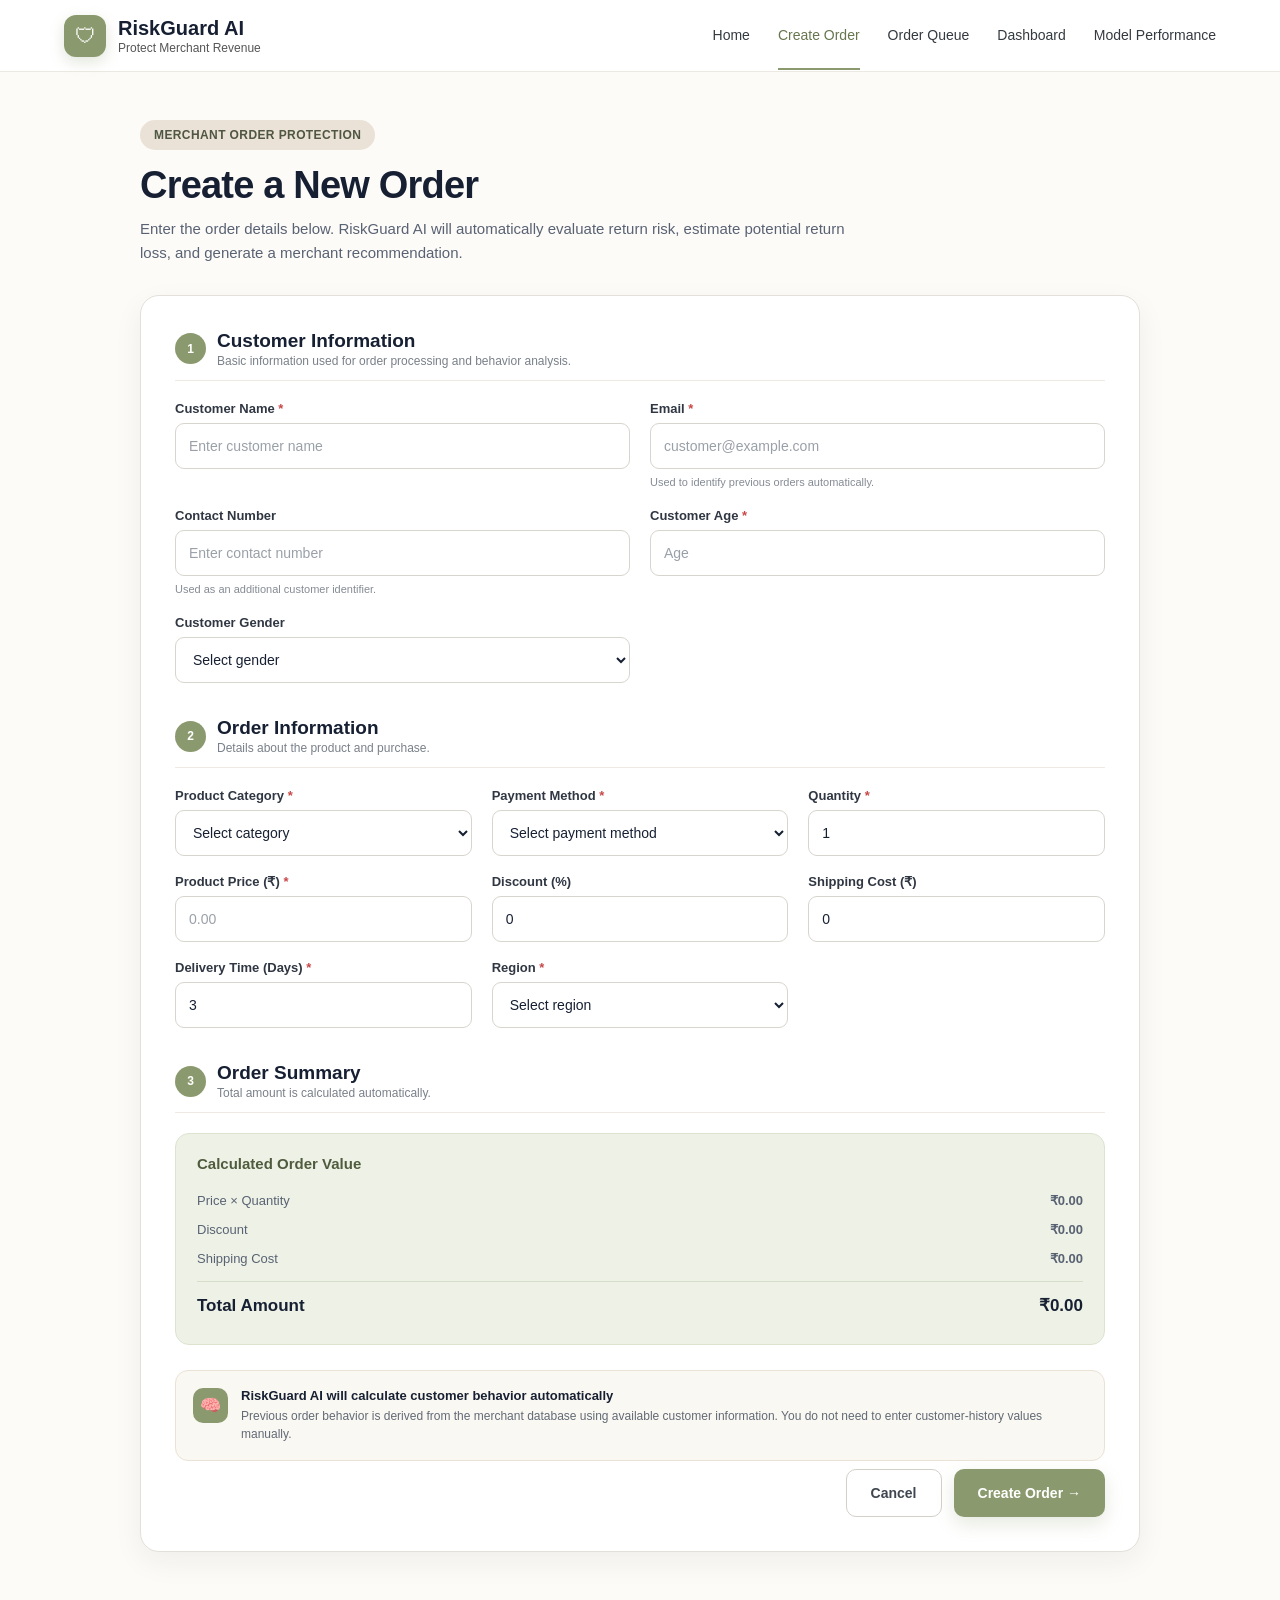
<file: templates/create-order.html>
﻿<!DOCTYPE html>
<html lang="en">
<head>
    <meta charset="UTF-8">
    <meta name="viewport" content="width=device-width, initial-scale=1.0">

    <title>Create Order | RiskGuard AI</title>

    <style>
        :root {
            --sage: #8B9A6E;
            --sage-dark: #68764F;
            --sage-light: #EEF2E6;
            --cream: #F7F2EB;
            --beige: #EAE2D6;
            --grey: #EEEEEE;
            --text: #172033;
            --muted: #596273;
            --white: #FFFFFF;
            --border: #DDD8CE;
            --danger: #C74646;
        }

        * {
            box-sizing: border-box;
        }

        body {
            margin: 0;
            font-family: Inter, "Segoe UI", Arial, sans-serif;
            background: #FCFBF8;
            color: var(--text);
        }

        /* =========================
           NAVIGATION
        ========================= */

        .navbar {
            height: 72px;
            background: rgba(255,255,255,.95);
            border-bottom: 1px solid #ECE9E2;
            display: flex;
            align-items: center;
            justify-content: space-between;
            padding: 0 5%;
            position: sticky;
            top: 0;
            z-index: 100;
            backdrop-filter: blur(12px);
        }

        .brand {
            display: flex;
            align-items: center;
            gap: 12px;
            text-decoration: none;
            color: var(--text);
        }

        .brand-icon {
            width: 42px;
            height: 42px;
            border-radius: 12px;
            background: var(--sage);
            display: flex;
            align-items: center;
            justify-content: center;
            color: white;
            font-size: 21px;
            box-shadow: 0 5px 14px rgba(139,154,110,.25);
        }

        .brand-text strong {
            display: block;
            font-size: 20px;
            line-height: 1.1;
        }

        .brand-text span {
            display: block;
            color: #555;
            font-size: 12px;
            margin-top: 2px;
        }

        .nav-links {
            display: flex;
            align-items: center;
            gap: 28px;
        }

        .nav-links a {
            color: #343a40;
            font-size: 14px;
            font-weight: 500;
            padding: 25px 0;
            border-bottom: 2px solid transparent;
            text-decoration: none;
        }

        .nav-links a:hover,
        .nav-links a.active {
            color: var(--sage-dark);
            border-bottom-color: var(--sage);
        }

        /* =========================
           PAGE
        ========================= */

        .page {
            max-width: 1050px;
            margin: 0 auto;
            padding: 48px 25px 70px;
        }

        .page-header {
            margin-bottom: 30px;
        }

        .badge {
            display: inline-block;
            padding: 8px 14px;
            border-radius: 25px;
            background: var(--beige);
            color: #4F5641;
            font-size: 12px;
            font-weight: 750;
            letter-spacing: .4px;
            margin-bottom: 14px;
        }

        .page-header h1 {
            margin: 0 0 9px;
            font-size: 38px;
            line-height: 1.15;
            letter-spacing: -.8px;
        }

        .page-header p {
            margin: 0;
            color: var(--muted);
            font-size: 15px;
            max-width: 720px;
            line-height: 1.6;
        }

        /* =========================
           FORM CARD
        ========================= */

        .form-card {
            background: white;
            border: 1px solid #E3E0D9;
            border-radius: 19px;
            padding: 34px;
            box-shadow: 0 10px 30px rgba(30,35,25,.06);
        }

        .form-section {
            margin-bottom: 34px;
        }

        .form-section:last-of-type {
            margin-bottom: 25px;
        }

        .section-title {
            display: flex;
            align-items: center;
            gap: 11px;
            margin-bottom: 20px;
            padding-bottom: 12px;
            border-bottom: 1px solid #EEEAE3;
        }

        .section-number {
            width: 31px;
            height: 31px;
            border-radius: 50%;
            background: var(--sage);
            color: white;
            display: flex;
            align-items: center;
            justify-content: center;
            font-size: 12px;
            font-weight: 800;
        }

        .section-title h2 {
            margin: 0;
            font-size: 19px;
        }

        .section-title p {
            margin: 2px 0 0;
            color: #7A8089;
            font-size: 12px;
        }

        .grid {
            display: grid;
            grid-template-columns: repeat(2, 1fr);
            gap: 18px 20px;
        }

        .grid-three {
            grid-template-columns: repeat(3, 1fr);
        }

        .field {
            display: flex;
            flex-direction: column;
        }

        .field.full {
            grid-column: 1 / -1;
        }

        label {
            font-size: 13px;
            font-weight: 700;
            color: #303743;
            margin-bottom: 7px;
        }

        .required {
            color: var(--danger);
        }

        input,
        select {
            width: 100%;
            height: 46px;
            border: 1px solid #D8D5CE;
            border-radius: 9px;
            background: #FFFFFF;
            padding: 0 13px;
            color: var(--text);
            font-family: inherit;
            font-size: 14px;
            outline: none;
            transition: .18s ease;
        }

        input:focus,
        select:focus {
            border-color: var(--sage);
            box-shadow: 0 0 0 3px rgba(139,154,110,.12);
        }

        input::placeholder {
            color: #9AA0A8;
        }

        input[readonly] {
            background: #F6F6F2;
            color: #4D5541;
            font-weight: 700;
        }

        .hint {
            color: #858B94;
            font-size: 11px;
            margin-top: 6px;
            line-height: 1.4;
        }

        /* =========================
           ORDER SUMMARY
        ========================= */

        .summary {
            background: var(--sage-light);
            border: 1px solid #DCE4D0;
            border-radius: 14px;
            padding: 21px;
            margin-top: 8px;
        }

        .summary-title {
            font-size: 15px;
            font-weight: 800;
            color: #4F5B3D;
            margin-bottom: 14px;
        }

        .summary-row {
            display: flex;
            justify-content: space-between;
            align-items: center;
            padding: 7px 0;
            font-size: 13px;
            color: #596273;
        }

        .summary-row.total {
            border-top: 1px solid #D6DEC9;
            margin-top: 8px;
            padding-top: 13px;
            font-size: 17px;
            font-weight: 800;
            color: var(--text);
        }

        /* =========================
           INFO BOX
        ========================= */

        .ai-info {
            display: flex;
            align-items: flex-start;
            gap: 13px;
            background: #FAF8F2;
            border: 1px solid var(--beige);
            border-radius: 13px;
            padding: 17px;
            margin-top: 22px;
        }

        .ai-icon {
            width: 35px;
            height: 35px;
            border-radius: 10px;
            background: var(--sage);
            color: white;
            display: flex;
            align-items: center;
            justify-content: center;
            flex-shrink: 0;
            font-size: 17px;
        }

        .ai-info strong {
            display: block;
            font-size: 13px;
            margin-bottom: 4px;
        }

        .ai-info p {
            margin: 0;
            color: #626A76;
            font-size: 12px;
            line-height: 1.5;
        }

        /* =========================
           BUTTONS
        ========================= */

        .actions {
            display: flex;
            justify-content: flex-end;
            align-items: center;
            gap: 12px;
            padding-top: 8px;
        }

        .btn {
            min-height: 48px;
            padding: 0 24px;
            border-radius: 10px;
            border: none;
            font-family: inherit;
            font-size: 14px;
            font-weight: 750;
            cursor: pointer;
            text-decoration: none;
            display: inline-flex;
            align-items: center;
            justify-content: center;
            gap: 8px;
        }

        .btn-primary {
            background: var(--sage);
            color: white;
            box-shadow: 0 7px 18px rgba(139,154,110,.22);
        }

        .btn-primary:hover {
            background: var(--sage-dark);
        }

        .btn-secondary {
            background: white;
            color: #3F4650;
            border: 1px solid #D3D0C9;
        }

        .btn-secondary:hover {
            border-color: var(--sage);
            color: var(--sage-dark);
        }

        button:disabled {
            opacity: .6;
            cursor: not-allowed;
        }

        /* =========================
           STATUS
        ========================= */

        #status {
            display: none;
            margin-top: 20px;
            padding: 14px 16px;
            border-radius: 10px;
            font-size: 13px;
            line-height: 1.5;
        }

        #status.error {
            display: block;
            background: #FCEEEE;
            border: 1px solid #F1CCCC;
            color: #9C3434;
        }

        #status.success {
            display: block;
            background: #EEF5E8;
            border: 1px solid #D7E4C9;
            color: #4D6337;
        }

        /* =========================
           RESPONSIVE
        ========================= */

        @media (max-width: 800px) {
            .nav-links {
                display: none;
            }

            .grid,
            .grid-three {
                grid-template-columns: 1fr;
            }

            .field.full {
                grid-column: auto;
            }

            .form-card {
                padding: 23px;
            }

            .page-header h1 {
                font-size: 32px;
            }
        }

        @media (max-width: 550px) {
            .page {
                padding: 32px 15px 50px;
            }

            .actions {
                flex-direction: column-reverse;
                align-items: stretch;
            }

            .btn {
                width: 100%;
            }
        }
    </style>
<style>
/* =========================================================
   RISKGUARD - GLOBAL PAGE WIDTH & LAYOUT
   Visual/layout only - does not change application logic
   ========================================================= */

:root {
    --rg-page-width: 1200px;
}

/* Main page containers */
main,
.main,
.main-content,
.content,
.container,
.page-container,
.dashboard-container,
.app-container {
    width: 100%;
    max-width: var(--rg-page-width);
    margin-left: auto;
    margin-right: auto;
    box-sizing: border-box;
}

/* Prevent oversized sections */
section,
.card,
.panel,
.table-container,
.chart-container {
    box-sizing: border-box;
}

/* Consistent page horizontal spacing */
main {
    padding-left: 24px;
    padding-right: 24px;
}

/* Tables stay inside the page */
table {
    max-width: 100%;
}

/* Images/charts never overflow */
img,
canvas,
svg {
    max-width: 100%;
}

/* Large screens */
@media (min-width: 1250px) {
    main,
    .main,
    .main-content,
    .content,
    .container,
    .page-container,
    .dashboard-container,
    .app-container {
        max-width: 1200px;
    }
}

/* Medium screens */
@media (max-width: 1249px) {
    main,
    .main,
    .main-content,
    .content,
    .container,
    .page-container,
    .dashboard-container,
    .app-container {
        width: calc(100% - 40px);
        max-width: 1200px;
    }
}

/* Mobile */
@media (max-width: 768px) {
    main,
    .main,
    .main-content,
    .content,
    .container,
    .page-container,
    .dashboard-container,
    .app-container {
        width: calc(100% - 32px);
        max-width: none;
    }

    main {
        padding-left: 0;
        padding-right: 0;
    }
}
</style>
</head>

<body>

<!-- NAVIGATION -->
<nav class="navbar">

    <a href="/" class="brand">
        <div class="brand-icon">🛡</div>

        <div class="brand-text">
            <strong>RiskGuard AI</strong>
            <span>Protect Merchant Revenue</span>
        </div>
    </a>

    <div class="nav-links">
        <a href="/">Home</a>
        <a href="/create-order-page" class="active">Create Order</a>
        <a href="/transactions">Order Queue</a>
        <a href="/dashboard">Dashboard</a>
        <a href="/model-performance">Model Performance</a>
    </div>

</nav>


<main class="page">

    <!-- HEADER -->
    <div class="page-header">

        <div class="badge">
            MERCHANT ORDER PROTECTION
        </div>

        <h1>Create a New Order</h1>

        <p>
            Enter the order details below. RiskGuard AI will automatically
            evaluate return risk, estimate potential return loss, and generate
            a merchant recommendation.
        </p>

    </div>


    <form id="orderForm" class="form-card">

        <!-- CUSTOMER -->
        <section class="form-section">

            <div class="section-title">

                <div class="section-number">1</div>

                <div>
                    <h2>Customer Information</h2>
                    <p>Basic information used for order processing and behavior analysis.</p>
                </div>

            </div>

            <div class="grid">

                <div class="field">
                    <label for="customer_name">
                        Customer Name <span class="required">*</span>
                    </label>

                    <input
                        type="text"
                        id="customer_name"
                        name="customer_name"
                        placeholder="Enter customer name"
                        required
                    >
                </div>


                <div class="field">
                    <label for="email">
                        Email <span class="required">*</span>
                    </label>

                    <input
                        type="email"
                        id="email"
                        name="email"
                        placeholder="customer@example.com"
                        required
                    >

                    <div class="hint">
                        Used to identify previous orders automatically.
                    </div>
                </div>


                <div class="field">
                    <label for="contact">
                        Contact Number
                    </label>

                    <input
                        type="text"
                        id="contact"
                        name="contact"
                        placeholder="Enter contact number"
                    >

                    <div class="hint">
                        Used as an additional customer identifier.
                    </div>
                </div>


                <div class="field">
                    <label for="customer_age">
                        Customer Age <span class="required">*</span>
                    </label>

                    <input
                        type="number"
                        id="customer_age"
                        name="customer_age"
                        min="1"
                        max="120"
                        placeholder="Age"
                        required
                    >
                </div>


                <div class="field">
                    <label for="customer_gender">
                        Customer Gender
                    </label>

                    <select id="customer_gender" name="customer_gender">
                        <option value="">Select gender</option>
                        <option value="Male">Male</option>
                        <option value="Female">Female</option>
                        <option value="Other">Other</option>
                    </select>
                </div>

            </div>

        </section>


        <!-- ORDER -->
        <section class="form-section">

            <div class="section-title">

                <div class="section-number">2</div>

                <div>
                    <h2>Order Information</h2>
                    <p>Details about the product and purchase.</p>
                </div>

            </div>


            <div class="grid grid-three">

                <div class="field">
                    <label for="category">
                        Product Category <span class="required">*</span>
                    </label>

                    <select id="category" name="category" required>
                        <option value="">Select category</option>
                        <option value="Fashion">Fashion</option>
                        <option value="Electronics">Electronics</option>
                        <option value="Home">Home</option>
                        <option value="Beauty">Beauty</option>
                        <option value="Sports">Sports</option>
                        <option value="Books">Books</option>
                        <option value="Toys">Toys</option>
                        <option value="Other">Other</option>
                    </select>
                </div>


                <div class="field">
                    <label for="payment_method">
                        Payment Method <span class="required">*</span>
                    </label>

                    <select id="payment_method" name="payment_method" required>
                        <option value="">Select payment method</option>
                        <option value="UPI">UPI</option>
                        <option value="Credit Card">Credit Card</option>
                        <option value="Debit Card">Debit Card</option>
                        <option value="Net Banking">Net Banking</option>
                        <option value="Cash on Delivery">Cash on Delivery</option>
                    </select>
                </div>


                <div class="field">
                    <label for="quantity">
                        Quantity <span class="required">*</span>
                    </label>

                    <input
                        type="number"
                        id="quantity"
                        name="quantity"
                        min="1"
                        value="1"
                        required
                    >
                </div>


                <div class="field">
                    <label for="price">
                        Product Price (₹) <span class="required">*</span>
                    </label>

                    <input
                        type="number"
                        id="price"
                        name="price"
                        min="0"
                        step="0.01"
                        placeholder="0.00"
                        required
                    >
                </div>


                <div class="field">
                    <label for="discount">
                        Discount (%)
                    </label>

                    <input
                        type="number"
                        id="discount"
                        name="discount"
                        min="0"
                        max="100"
                        step="0.01"
                        value="0"
                    >
                </div>


                <div class="field">
                    <label for="shipping_cost">
                        Shipping Cost (₹)
                    </label>

                    <input
                        type="number"
                        id="shipping_cost"
                        name="shipping_cost"
                        min="0"
                        step="0.01"
                        value="0"
                    >
                </div>


                <div class="field">
                    <label for="delivery_time_days">
                        Delivery Time (Days) <span class="required">*</span>
                    </label>

                    <input
                        type="number"
                        id="delivery_time_days"
                        name="delivery_time_days"
                        min="0"
                        value="3"
                        required
                    >
                </div>


                <div class="field">
                    <label for="region">
                        Region <span class="required">*</span>
                    </label>

                    <select id="region" name="region" required>
                        <option value="">Select region</option>
                        <option value="North">North</option>
                        <option value="South">South</option>
                        <option value="East">East</option>
                        <option value="West">West</option>
                        <option value="Central">Central</option>
                    </select>
                </div>

            </div>

        </section>


        <!-- ORDER SUMMARY -->
        <section class="form-section">

            <div class="section-title">

                <div class="section-number">3</div>

                <div>
                    <h2>Order Summary</h2>
                    <p>Total amount is calculated automatically.</p>
                </div>

            </div>


            <div class="summary">

                <div class="summary-title">
                    Calculated Order Value
                </div>

                <div class="summary-row">
                    <span>Price × Quantity</span>
                    <strong id="subtotalDisplay">₹0.00</strong>
                </div>

                <div class="summary-row">
                    <span>Discount</span>
                    <strong id="discountDisplay">₹0.00</strong>
                </div>

                <div class="summary-row">
                    <span>Shipping Cost</span>
                    <strong id="shippingDisplay">₹0.00</strong>
                </div>

                <div class="summary-row total">
                    <span>Total Amount</span>
                    <strong id="totalDisplay">₹0.00</strong>
                </div>

            </div>

        </section>


        <!-- AI INFO -->
        <div class="ai-info">

            <div class="ai-icon">🧠</div>

            <div>
                <strong>RiskGuard AI will calculate customer behavior automatically</strong>

                <p>
                    Previous order behavior is derived from the merchant
                    database using available customer information. You do not
                    need to enter customer-history values manually.
                </p>
            </div>

        </div>


        <div id="status"></div>


        <!-- ACTIONS -->
        <div class="actions">

            <a href="/" class="btn btn-secondary">
                Cancel
            </a>

            <button type="submit" id="submitBtn" class="btn btn-primary">
                Create Order →
            </button>

        </div>

    </form>

</main>


<script>

    const form = document.getElementById("orderForm");

    const priceInput = document.getElementById("price");
    const quantityInput = document.getElementById("quantity");
    const discountInput = document.getElementById("discount");
    const shippingInput = document.getElementById("shipping_cost");

    const subtotalDisplay = document.getElementById("subtotalDisplay");
    const discountDisplay = document.getElementById("discountDisplay");
    const shippingDisplay = document.getElementById("shippingDisplay");
    const totalDisplay = document.getElementById("totalDisplay");

    const statusBox = document.getElementById("status");
    const submitBtn = document.getElementById("submitBtn");


    function money(value) {
        return "₹" + Number(value || 0).toLocaleString("en-IN", {
            minimumFractionDigits: 2,
            maximumFractionDigits: 2
        });
    }


    function calculateTotal() {

        const price = Number(priceInput.value) || 0;
        const quantity = Number(quantityInput.value) || 0;
        const discountRate = Number(discountInput.value) || 0;
        const shipping = Number(shippingInput.value) || 0;

        const subtotal = price * quantity;

        const discountAmount =
            subtotal * (discountRate / 100);

        const total =
            subtotal - discountAmount + shipping;

        subtotalDisplay.textContent = money(subtotal);
        discountDisplay.textContent = money(discountAmount);
        shippingDisplay.textContent = money(shipping);
        totalDisplay.textContent = money(Math.max(total, 0));
    }


    [
        priceInput,
        quantityInput,
        discountInput,
        shippingInput
    ].forEach(input => {
        input.addEventListener("input", calculateTotal);
    });


    calculateTotal();


    form.addEventListener("submit", async function(event) {

        event.preventDefault();

        statusBox.style.display = "none";
        statusBox.className = "";

        submitBtn.disabled = true;
        submitBtn.textContent = "Creating Order...";

        const price = Number(priceInput.value) || 0;
        const quantity = Number(quantityInput.value) || 0;
        const discount = Number(discountInput.value) || 0;
        const shippingCost = Number(shippingInput.value) || 0;

        const subtotal = price * quantity;

        const discountAmount =
            subtotal * (discount / 100);

        const totalAmount =
            Math.max(subtotal - discountAmount + shippingCost, 0);


        const data = {

            customer_name:
                document.getElementById("customer_name").value.trim(),

            email:
                document.getElementById("email").value.trim(),

            contact:
                document.getElementById("contact").value.trim(),

            price: price,

            discount: discount,

            quantity: quantity,

            total_amount: Number(totalAmount.toFixed(2)),

            profit_margin: 0,

            shipping_cost: shippingCost,

            delivery_time_days:
                Number(document.getElementById("delivery_time_days").value) || 0,

            customer_age:
                Number(document.getElementById("customer_age").value) || 0,

            category:
                document.getElementById("category").value,

            payment_method:
                document.getElementById("payment_method").value,

            region:
                document.getElementById("region").value,

            customer_gender:
                document.getElementById("customer_gender").value

        };


        try {

            const response = await fetch("/api/orders", {

                method: "POST",

                headers: {
                    "Content-Type": "application/json"
                },

                body: JSON.stringify(data)

            });


            const result = await response.json();


            if (!response.ok) {

                throw new Error(
                    result.detail ||
                    result.message ||
                    "Unable to create order."
                );

            }


            const orderId =
                result.order_id ||
                result.id ||
                result.order?.order_id;


            if (!orderId) {
                throw new Error(
                    "Order was created, but no order ID was returned."
                );
            }


            sessionStorage.setItem(
                "riskguard_order_id",
                orderId
            );


            statusBox.className = "success";
            statusBox.style.display = "block";

            statusBox.textContent =
                "Order created successfully. Redirecting to payment...";


            setTimeout(() => {

                window.location.href =
                    "/payment?order_id=" +
                    encodeURIComponent(orderId);

            }, 700);


        } catch (error) {

            console.error(error);

            statusBox.className = "error";
            statusBox.style.display = "block";

            statusBox.textContent =
                error.message ||
                "Something went wrong while creating the order.";

            submitBtn.disabled = false;
            submitBtn.textContent = "Create Order →";
        }

    });

</script>

</body>
</html>
</file>
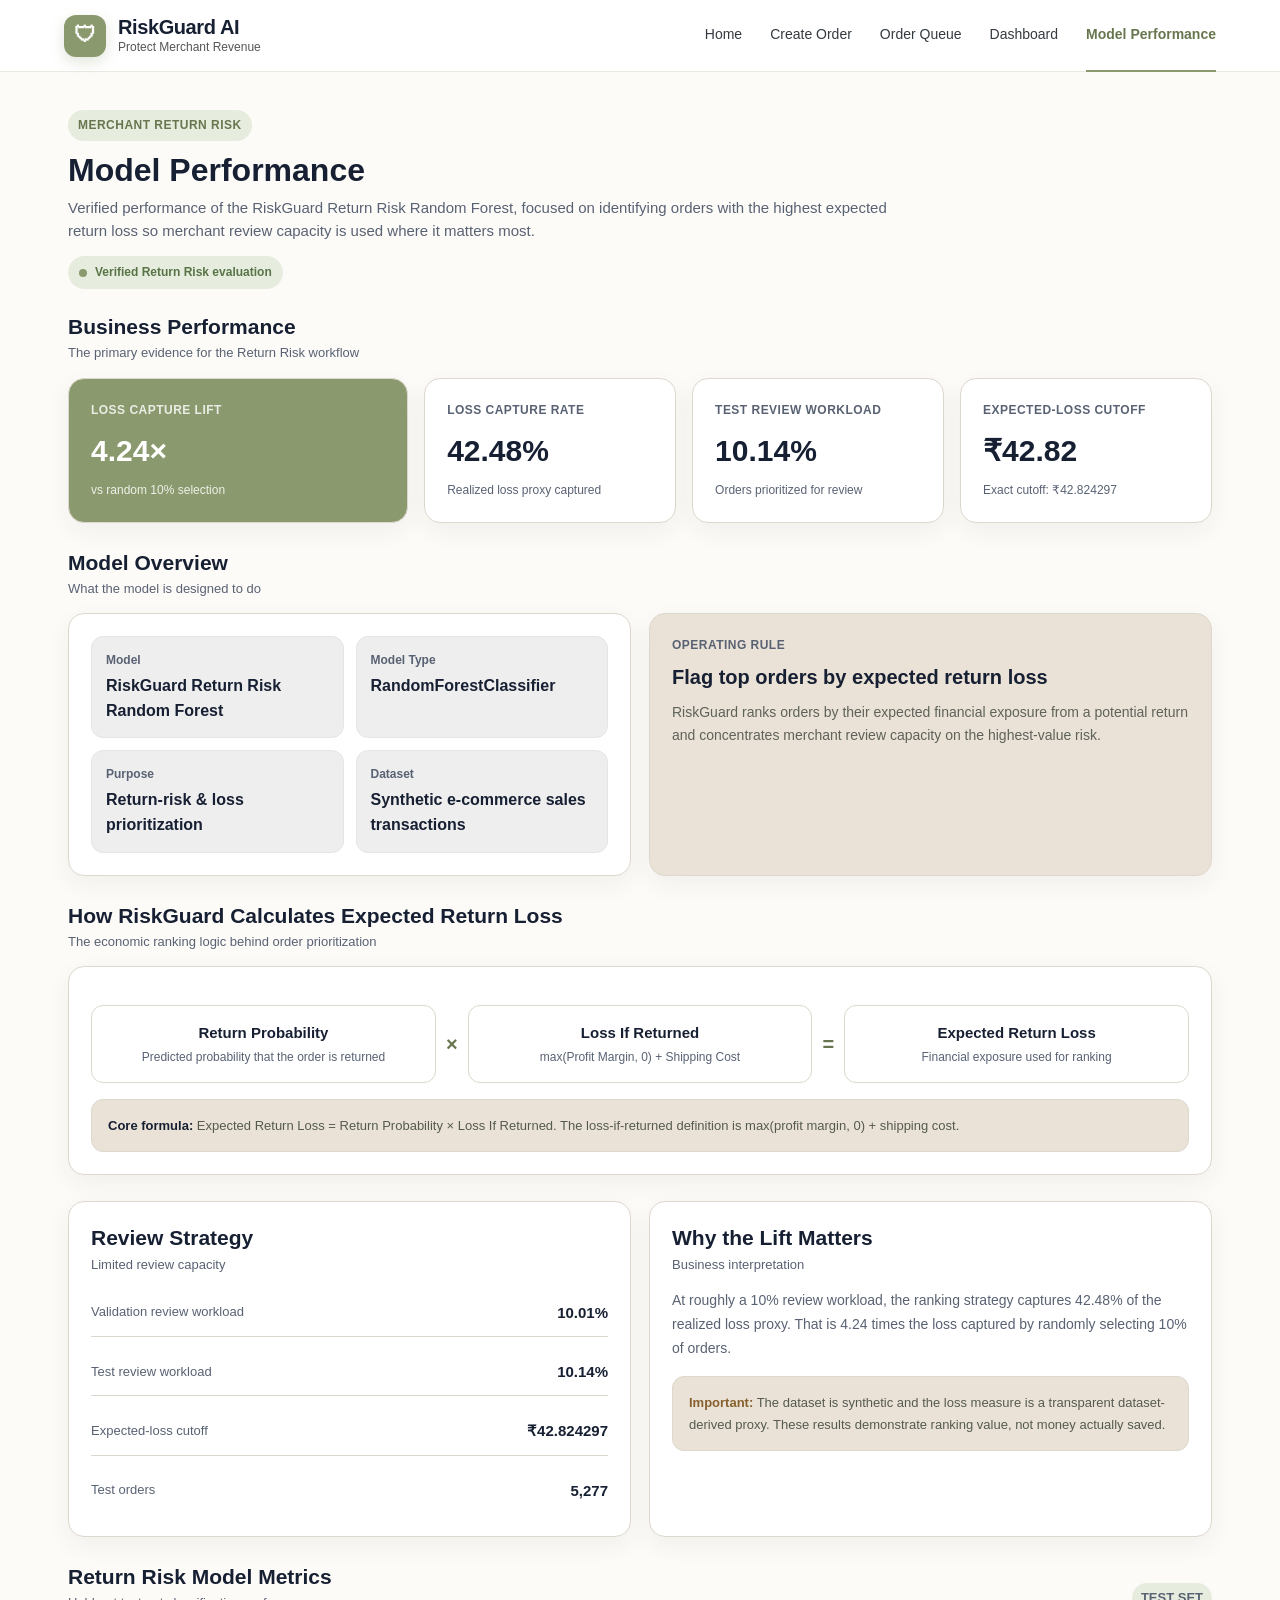
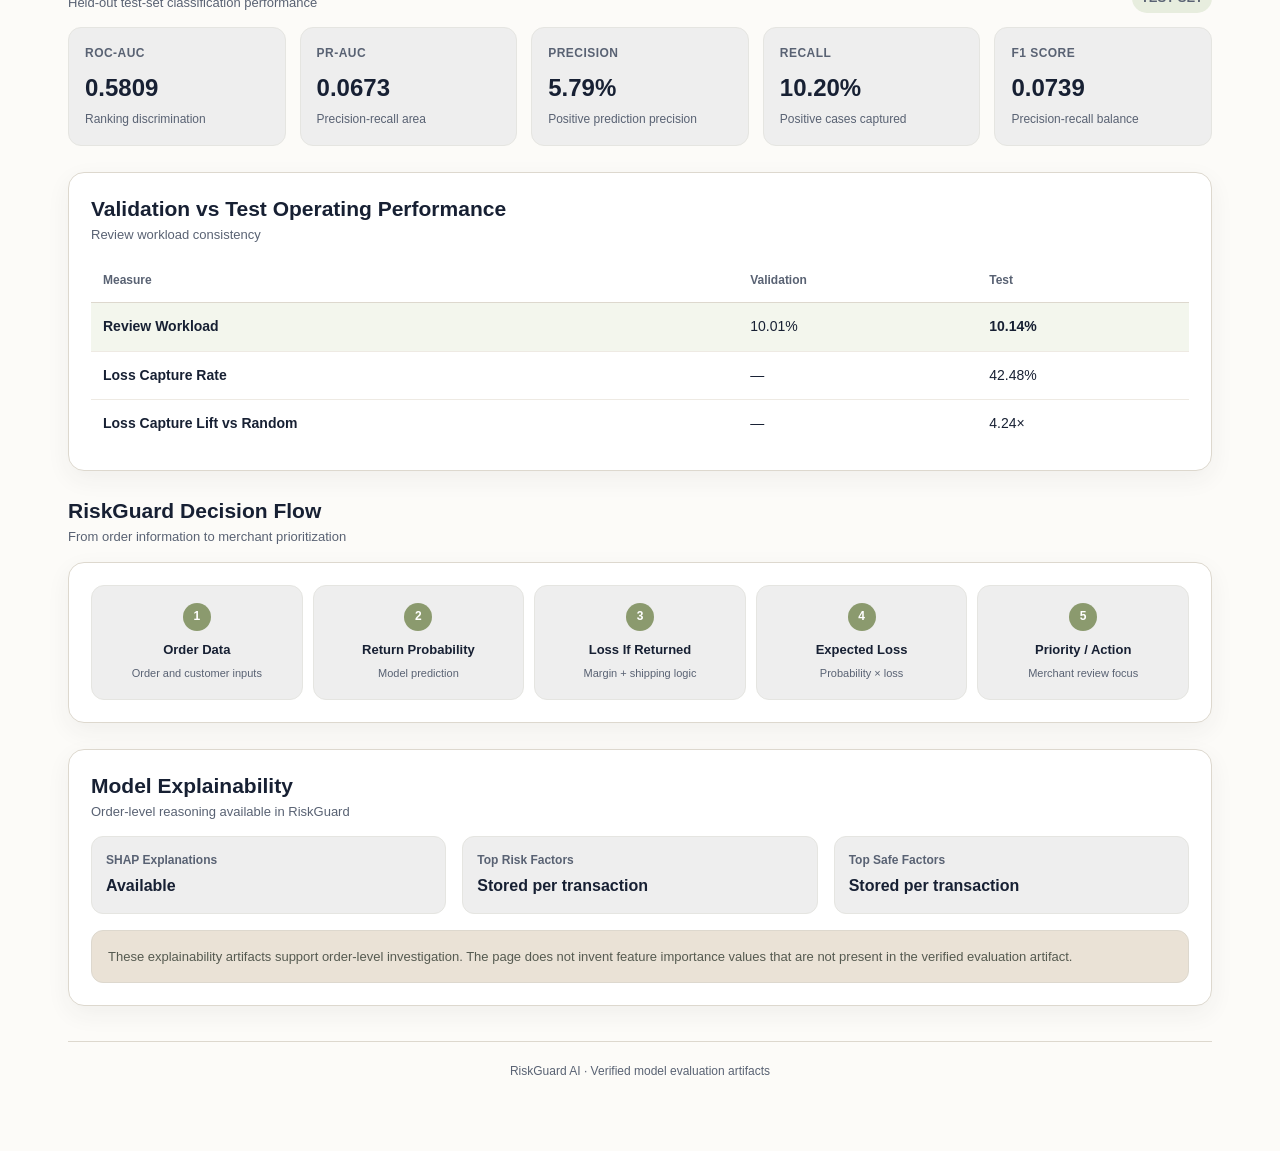
<file: templates/model-performance.html>
﻿<!DOCTYPE html>
<html lang="en">
<head>
<meta charset="UTF-8">
<meta name="viewport" content="width=device-width, initial-scale=1.0">
<title>Model Performance | RiskGuard AI</title>

<style>
:root{
    --sage:#8B9A6E;
    --sage-dark:#74845A;
    --cream:#F7F2EB;
    --beige:#EAE2D6;
    --grey:#EEEEEE;
    --text:#2F332B;
    --muted:#6F736A;
    --border:#E2DDD4;
    --white:#FFFFFF;
    --shadow:0 10px 28px rgba(47,51,43,.07);
    --green:#587447;
    --red:#9A4F45;
    --amber:#9A713D;
}
*{box-sizing:border-box}
html{font-size:15px;-webkit-text-size-adjust:100%}
body{
    margin:0;
    background:var(--cream);
    color:var(--text);
    font-family:Inter,-apple-system,BlinkMacSystemFont,"Segoe UI",Arial,sans-serif;
    line-height:1.55;
    -webkit-font-smoothing:antialiased;
}
a{color:inherit}
.navbar{
    width:100%;
    min-height:76px;
    background:rgba(255,255,255,.96);
    border-bottom:1px solid var(--border);
    position:sticky;
    top:0;
    z-index:1000;
    backdrop-filter:blur(12px);
}
.navbar-inner{
    width:min(1200px,92%);
    min-height:76px;
    margin:auto;
    display:flex;
    align-items:center;
    justify-content:space-between;
    gap:24px;
}
.brand{
    display:flex;
    align-items:center;
    gap:12px;
    text-decoration:none;
    flex-shrink:0;
}
.logo{
    width:42px;height:42px;border-radius:12px;
    background:var(--sage);
    color:#fff;
    display:flex;align-items:center;justify-content:center;
    font-size:14px;font-weight:800;
}
.brand-text{font-size:20px;font-weight:700;white-space:nowrap}
.brand-text span{color:var(--sage-dark)}
.nav-links{
    display:flex;align-items:center;gap:24px;
    overflow-x:auto;scrollbar-width:none;
}
.nav-links::-webkit-scrollbar{display:none}
.nav-links a{
    text-decoration:none;
    color:var(--muted);
    font-size:14px;
    font-weight:600;
    white-space:nowrap;
    padding:8px 0;
}
.nav-links a:hover,.nav-links a.active{color:var(--sage-dark)}
.nav-links a.active{font-weight:800}

.container{
    width:min(1200px,92%);
    margin:auto;
    padding:38px 0 70px;
}
.page-title{margin-bottom:24px}
.eyebrow{
    display:inline-flex;
    align-items:center;
    padding:6px 10px;
    border-radius:999px;
    background:#E7EDDE;
    color:var(--sage-dark);
    font-size:12px;
    font-weight:800;
    letter-spacing:.04em;
    margin-bottom:10px;
}
.page-title h1{margin:0 0 7px;font-size:32px;line-height:1.2}
.page-title p{margin:0;color:var(--muted);font-size:15px;max-width:850px}
.status{
    display:inline-flex;align-items:center;gap:8px;
    margin-top:14px;padding:7px 11px;
    border-radius:999px;
    background:#E7EDDE;color:var(--green);
    font-size:12px;font-weight:800;
}
.dot{width:8px;height:8px;border-radius:50%;background:var(--sage)}

.section{margin-top:26px}
.section-header{
    display:flex;align-items:flex-end;justify-content:space-between;
    gap:16px;margin-bottom:14px;
}
.section-header h2{margin:0;font-size:21px;line-height:1.3}
.section-header p,.section-header span{margin:3px 0 0;color:var(--muted);font-size:13px}

.card{
    background:var(--white);
    border:1px solid var(--border);
    border-radius:18px;
    padding:22px;
    box-shadow:var(--shadow);
}

.hero-grid{
    display:grid;
    grid-template-columns:1.35fr 1fr 1fr 1fr;
    gap:16px;
}
.hero-card{
    min-height:145px;
    display:flex;
    flex-direction:column;
    justify-content:space-between;
}
.hero-card.primary{
    background:var(--sage);
    border-color:var(--sage);
    color:#fff;
}
.metric-label{
    color:var(--muted);
    font-size:12px;
    font-weight:800;
    text-transform:uppercase;
    letter-spacing:.04em;
}
.primary .metric-label{color:rgba(255,255,255,.82)}
.metric-value{
    font-size:30px;
    line-height:1.1;
    font-weight:800;
    margin-top:9px;
}
.metric-sub{font-size:12px;color:var(--muted);margin-top:8px}
.primary .metric-sub{color:rgba(255,255,255,.85)}

.two-col{display:grid;grid-template-columns:1fr 1fr;gap:18px}
.three-col{display:grid;grid-template-columns:repeat(3,1fr);gap:16px}
.info-grid{display:grid;grid-template-columns:1fr 1fr;gap:12px}
.info-box{
    background:var(--grey);
    border:1px solid #E5E5E1;
    border-radius:12px;
    padding:14px;
}
.info-box .label{color:var(--muted);font-size:12px;font-weight:700;margin-bottom:4px}
.info-box .value{font-size:16px;font-weight:800;overflow-wrap:anywhere}

.business-card{
    background:#F3EEE5;
}
.formula{
    margin-top:16px;
    display:grid;
    grid-template-columns:1fr auto 1fr auto 1fr;
    gap:10px;
    align-items:center;
}
.formula-step{
    background:#fff;
    border:1px solid var(--border);
    border-radius:12px;
    padding:15px;
    text-align:center;
}
.formula-step strong{display:block;font-size:15px}
.formula-step span{display:block;color:var(--muted);font-size:12px;margin-top:4px}
.arrow{font-size:20px;color:var(--sage-dark);font-weight:800;text-align:center}

.kpi-list{display:grid;gap:11px}
.kpi-row{
    display:flex;justify-content:space-between;align-items:center;
    padding:12px 0;border-bottom:1px solid var(--border);
}
.kpi-row:last-child{border-bottom:0}
.kpi-row span{color:var(--muted);font-size:13px}
.kpi-row strong{font-size:15px}

.metric-grid{
    display:grid;
    grid-template-columns:repeat(5,1fr);
    gap:14px;
}
.small-metric{
    background:var(--grey);
    border:1px solid #E5E5E1;
    border-radius:13px;
    padding:16px;
}
.small-metric .value{font-size:24px;font-weight:800;margin-top:6px}
.small-metric .desc{color:var(--muted);font-size:12px;margin-top:4px}

.comparison{
    width:100%;
    border-collapse:collapse;
}
.comparison th{
    text-align:left;
    color:var(--muted);
    font-size:12px;
    font-weight:800;
    padding:12px;
    border-bottom:1px solid var(--border);
}
.comparison td{
    padding:13px 12px;
    font-size:14px;
    border-bottom:1px solid #EEEAE3;
}
.comparison tr:last-child td{border-bottom:0}
.highlight-row{background:#F3F6ED}
.badge{
    display:inline-flex;padding:5px 9px;border-radius:999px;
    font-size:11px;font-weight:800;
    background:#E7EDDE;color:var(--sage-dark);
}
.note{
    margin-top:16px;
    padding:15px 16px;
    border-radius:12px;
    background:#F3EEE5;
    border:1px solid var(--border);
    color:#555A50;
    font-size:13px;
    line-height:1.65;
}
.note strong{color:var(--text)}
.warning{
    background:#FBF4E7;
    border-color:#EAD8B9;
}
.warning strong{color:#86602E}

.flow{
    display:grid;
    grid-template-columns:repeat(5,1fr);
    gap:10px;
}
.flow-step{
    position:relative;
    background:var(--grey);
    border:1px solid #E5E5E1;
    border-radius:13px;
    padding:17px 13px;
    text-align:center;
}
.flow-step .number{
    width:28px;height:28px;border-radius:50%;
    margin:0 auto 9px;
    display:flex;align-items:center;justify-content:center;
    background:var(--sage);color:#fff;font-size:12px;font-weight:800;
}
.flow-step strong{display:block;font-size:13px}
.flow-step span{display:block;color:var(--muted);font-size:11px;margin-top:5px}

.secondary{
    margin-top:34px;
}
.secondary-header{
    display:flex;justify-content:space-between;align-items:flex-end;
    gap:15px;margin-bottom:14px;
}
.secondary-header h2{margin:0;font-size:20px}
.secondary-header p{margin:3px 0 0;color:var(--muted);font-size:13px}
.config-grid{display:grid;grid-template-columns:repeat(4,1fr);gap:12px}
.policy-message{
    margin-top:14px;
    color:var(--muted);
    font-size:13px;
}
.policy-actions{display:flex;gap:10px;flex-wrap:wrap;margin-top:18px}
button{
    border:0;
    border-radius:10px;
    padding:10px 16px;
    font:inherit;
    font-size:13px;
    font-weight:800;
    cursor:pointer;
}
.btn-primary{background:var(--sage);color:#fff}
.btn-primary:hover{background:var(--sage-dark)}
.btn-secondary{background:#fff;color:var(--text);border:1px solid var(--border)}
button:disabled{opacity:.6;cursor:not-allowed}

.footer{
    margin-top:35px;
    padding-top:20px;
    border-top:1px solid var(--border);
    text-align:center;
    color:var(--muted);
    font-size:12px;
}

#error{
    display:none;
    padding:15px;
    margin-bottom:18px;
    border-radius:12px;
    background:#F9EDEA;
    border:1px solid #E6C8C2;
    color:var(--red);
    font-size:13px;
}

@media(max-width:1050px){
    .hero-grid{grid-template-columns:repeat(2,1fr)}
    .metric-grid{grid-template-columns:repeat(3,1fr)}
    .config-grid{grid-template-columns:repeat(2,1fr)}
}
@media(max-width:800px){
    .navbar-inner{flex-wrap:wrap;padding:12px 0}
    .navbar{height:auto}
    .nav-links{width:100%;gap:18px}
    .two-col,.three-col{grid-template-columns:1fr}
    .formula{grid-template-columns:1fr}
    .arrow{transform:rotate(90deg)}
    .flow{grid-template-columns:1fr 1fr}
}
@media(max-width:600px){
    .container{width:calc(100% - 30px);padding-top:28px}
    .hero-grid,.metric-grid,.config-grid,.info-grid{grid-template-columns:1fr}
    .page-title h1{font-size:27px}
    .card{padding:17px}
    .flow{grid-template-columns:1fr}
}
</style>

<style id="riskguard-index-matched-layout">
/* =========================================================
   RISKGUARD AI — MODEL PERFORMANCE
   INDEX-MATCHED VISUAL LAYOUT
   Visual/CSS/markup only. Application logic is untouched.
   ========================================================= */

/* Index palette */
:root{
    --sage:#8B9A6E;
    --sage-dark:#68764F;
    --sage-light:#EEF2E6;
    --cream:#F7F2EB;
    --beige:#EAE2D6;
    --grey:#EEEEEE;
    --text:#172033;
    --muted:#596273;
    --white:#FFFFFF;
    --border:#DDD8CE;
    --shadow:0 10px 28px rgba(47,51,43,.07);
}

/* Same page canvas as index */
html, body{
    width:100%;
    min-width:0;
    margin:0;
    padding:0;
}

body{
    background:#FCFBF8;
    color:var(--text);
}

/* ---------------------------------------------------------
   NAVBAR — same geometry/alignment as index
   --------------------------------------------------------- */
.navbar{
    width:100% !important;
    height:72px !important;
    min-height:72px !important;
    padding:0 5% !important;
    margin:0 !important;
    background:rgba(255,255,255,.94) !important;
    border-bottom:1px solid #ECE9E2 !important;
    display:flex !important;
    align-items:center !important;
    position:sticky !important;
    top:0 !important;
    z-index:1000 !important;
    backdrop-filter:blur(12px) !important;
}

.navbar-inner{
    width:100% !important;
    max-width:none !important;
    min-height:72px !important;
    height:72px !important;
    margin:0 !important;
    padding:0 !important;
    display:flex !important;
    align-items:center !important;
    justify-content:space-between !important;
    gap:25px !important;
}

/* Make the existing logo visually match index's brand icon */
.logo{
    width:42px !important;
    height:42px !important;
    min-width:42px !important;
    border-radius:12px !important;
    background:var(--sage) !important;
    color:#fff !important;
    display:flex !important;
    align-items:center !important;
    justify-content:center !important;
    font-size:22px !important;
    font-weight:700 !important;
    box-shadow:0 5px 14px rgba(139,154,110,.25) !important;
}

.brand{
    display:flex !important;
    align-items:center !important;
    gap:12px !important;
    text-decoration:none !important;
    flex-shrink:0 !important;
}

.brand-text{
    font-size:20px !important;
    font-weight:700 !important;
    white-space:normal !important;
    line-height:1.1 !important;
}

.brand-text strong{
    display:block !important;
    font-size:20px !important;
    line-height:1.1 !important;
    letter-spacing:-.4px !important;
}

.brand-text span{
    display:block !important;
    color:#555 !important;
    font-size:12px !important;
    font-weight:400 !important;
    margin-top:2px !important;
    line-height:1.2 !important;
}

.nav-links{
    display:flex !important;
    align-items:center !important;
    gap:28px !important;
    overflow:visible !important;
    scrollbar-width:none !important;
}

.nav-links a{
    color:#343a40 !important;
    font-size:14px !important;
    font-weight:500 !important;
    text-decoration:none !important;
    white-space:nowrap !important;
    padding:25px 0 !important;
    border-bottom:2px solid transparent !important;
    border-radius:0 !important;
    transition:color .15s ease,border-color .15s ease !important;
}

.nav-links a:hover,
.nav-links a.active{
    color:var(--sage-dark) !important;
    border-bottom-color:var(--sage) !important;
}

.nav-links a.active{
    font-weight:600 !important;
}

/* ---------------------------------------------------------
   MAIN CONTENT — same centered width and left/right gutters
   as index
   --------------------------------------------------------- */
main.container{
    width:100% !important;
    max-width:1200px !important;
    margin-left:auto !important;
    margin-right:auto !important;
    padding:38px 28px 70px !important;
    box-sizing:border-box !important;
}

/* Do not let cards/sections create a wider canvas */
main.container > *,
main.container section,
main.container .card,
main.container .hero-grid,
main.container .two-col,
main.container .three-col,
main.container .metric-grid,
main.container .flow{
    max-width:100%;
    box-sizing:border-box;
}

/* Index-like typography weight */
.page-title h1,
.section-header h2,
.secondary-header h2{
    color:var(--text);
}

.page-title p,
.section-header span,
.section-header p,
.secondary-header p{
    color:var(--muted);
}

/* Keep the Model Performance page content polished while preserving
   its existing information architecture */
.card{
    border-color:var(--border) !important;
    border-radius:16px !important;
    box-shadow:0 8px 24px rgba(47,51,43,.06) !important;
}

.info-box,
.small-metric,
.flow-step{
    background:var(--grey) !important;
    border-color:#E5E5E1 !important;
}

.business-card,
.note{
    background:var(--beige) !important;
    border-color:var(--border) !important;
}

.hero-card.primary,
.flow-step .number,
.btn-primary{
    background:var(--sage) !important;
}

.btn-primary:hover{
    background:var(--sage-dark) !important;
}

/* ---------------------------------------------------------
   RESPONSIVE — follows index's desktop/tablet/mobile behavior
   --------------------------------------------------------- */
@media (max-width:1000px){
    .navbar-inner{
        gap:18px !important;
    }

    .nav-links{
        gap:15px !important;
    }
}

@media (max-width:700px){
    .navbar{
        height:auto !important;
        min-height:70px !important;
        padding:12px 20px !important;
    }

    .navbar-inner{
        height:auto !important;
        min-height:46px !important;
    }

    .nav-links{
        display:none !important;
    }

    main.container{
        width:100% !important;
        max-width:none !important;
        padding:28px 17px 55px !important;
    }
}

@media (max-width:600px){
    main.container{
        padding-left:17px !important;
        padding-right:17px !important;
    }
}
</style>

</head>

<body>

<header class="navbar">
    <div class="navbar-inner">
        <a href="/" class="brand">
            <div class="logo">🛡</div>
            <div class="brand-text">
                <strong>RiskGuard AI</strong>
                <span>Protect Merchant Revenue</span>
            </div>
        </a>

        <nav class="nav-links">
            <a href="/">Home</a>
            <a href="/create-order-page">Create Order</a>
            <a href="/transactions">Order Queue</a>
            <a href="/dashboard">Dashboard</a>
            <a href="/model-performance" class="active">Model Performance</a>
        </nav>
    </div>
</header>

<main class="container">

    <div class="page-title">
        <div class="eyebrow">MERCHANT RETURN RISK</div>
        <h1>Model Performance</h1>
        <p>
            Verified performance of the RiskGuard Return Risk Random Forest,
            focused on identifying orders with the highest expected return loss
            so merchant review capacity is used where it matters most.
        </p>
        <div class="status"><span class="dot"></span> Verified Return Risk evaluation</div>
    </div>

    <div id="error"></div>

    <!-- PRIMARY BUSINESS KPIs -->
    <section>
        <div class="section-header">
            <div>
                <h2>Business Performance</h2>
                <span>The primary evidence for the Return Risk workflow</span>
            </div>
        </div>

        <div class="hero-grid">
            <div class="card hero-card primary">
                <div class="metric-label">Loss Capture Lift</div>
                <div class="metric-value">4.24×</div>
                <div class="metric-sub">vs random 10% selection</div>
            </div>

            <div class="card hero-card">
                <div class="metric-label">Loss Capture Rate</div>
                <div class="metric-value">42.48%</div>
                <div class="metric-sub">Realized loss proxy captured</div>
            </div>

            <div class="card hero-card">
                <div class="metric-label">Test Review Workload</div>
                <div class="metric-value">10.14%</div>
                <div class="metric-sub">Orders prioritized for review</div>
            </div>

            <div class="card hero-card">
                <div class="metric-label">Expected-Loss Cutoff</div>
                <div class="metric-value">₹42.82</div>
                <div class="metric-sub">Exact cutoff: ₹42.824297</div>
            </div>
        </div>
    </section>

    <!-- MODEL OVERVIEW -->
    <section class="section">
        <div class="section-header">
            <div>
                <h2>Model Overview</h2>
                <span>What the model is designed to do</span>
            </div>
        </div>

        <div class="two-col">
            <div class="card">
                <div class="info-grid">
                    <div class="info-box">
                        <div class="label">Model</div>
                        <div class="value">RiskGuard Return Risk Random Forest</div>
                    </div>
                    <div class="info-box">
                        <div class="label">Model Type</div>
                        <div class="value">RandomForestClassifier</div>
                    </div>
                    <div class="info-box">
                        <div class="label">Purpose</div>
                        <div class="value">Return-risk & loss prioritization</div>
                    </div>
                    <div class="info-box">
                        <div class="label">Dataset</div>
                        <div class="value">Synthetic e-commerce sales transactions</div>
                    </div>
                </div>
            </div>

            <div class="card business-card">
                <div class="metric-label">Operating Rule</div>
                <h3 style="margin:7px 0 8px;font-size:20px">Flag top orders by expected return loss</h3>
                <p style="margin:0;color:#5E6259;font-size:14px;line-height:1.65">
                    RiskGuard ranks orders by their expected financial exposure from a potential
                    return and concentrates merchant review capacity on the highest-value risk.
                </p>
            </div>
        </div>
    </section>

    <!-- BUSINESS LOGIC -->
    <section class="section">
        <div class="section-header">
            <div>
                <h2>How RiskGuard Calculates Expected Return Loss</h2>
                <span>The economic ranking logic behind order prioritization</span>
            </div>
        </div>

        <div class="card">
            <div class="formula">
                <div class="formula-step">
                    <strong>Return Probability</strong>
                    <span>Predicted probability that the order is returned</span>
                </div>
                <div class="arrow">×</div>
                <div class="formula-step">
                    <strong>Loss If Returned</strong>
                    <span>max(Profit Margin, 0) + Shipping Cost</span>
                </div>
                <div class="arrow">=</div>
                <div class="formula-step">
                    <strong>Expected Return Loss</strong>
                    <span>Financial exposure used for ranking</span>
                </div>
            </div>

            <div class="note">
                <strong>Core formula:</strong>
                Expected Return Loss = Return Probability × Loss If Returned.
                The loss-if-returned definition is max(profit margin, 0) + shipping cost.
            </div>
        </div>
    </section>

    <!-- REVIEW STRATEGY -->
    <section class="section">
        <div class="two-col">
            <div class="card">
                <div class="section-header">
                    <div>
                        <h2>Review Strategy</h2>
                        <span>Limited review capacity</span>
                    </div>
                </div>

                <div class="kpi-list">
                    <div class="kpi-row">
                        <span>Validation review workload</span>
                        <strong>10.01%</strong>
                    </div>
                    <div class="kpi-row">
                        <span>Test review workload</span>
                        <strong>10.14%</strong>
                    </div>
                    <div class="kpi-row">
                        <span>Expected-loss cutoff</span>
                        <strong>₹42.824297</strong>
                    </div>
                    <div class="kpi-row">
                        <span>Test orders</span>
                        <strong>5,277</strong>
                    </div>
                </div>
            </div>

            <div class="card">
                <div class="section-header">
                    <div>
                        <h2>Why the Lift Matters</h2>
                        <span>Business interpretation</span>
                    </div>
                </div>

                <p style="margin:0;color:var(--muted);font-size:14px;line-height:1.7">
                    At roughly a 10% review workload, the ranking strategy captures
                    42.48% of the realized loss proxy. That is 4.24 times the loss
                    captured by randomly selecting 10% of orders.
                </p>

                <div class="note warning">
                    <strong>Important:</strong>
                    The dataset is synthetic and the loss measure is a transparent
                    dataset-derived proxy. These results demonstrate ranking value,
                    not money actually saved.
                </div>
            </div>
        </div>
    </section>

    <!-- CLASSIFICATION METRICS -->
    <section class="section">
        <div class="section-header">
            <div>
                <h2>Return Risk Model Metrics</h2>
                <span>Held-out test-set classification performance</span>
            </div>
            <span class="badge">TEST SET</span>
        </div>

        <div class="metric-grid">
            <div class="small-metric">
                <div class="metric-label">ROC-AUC</div>
                <div class="value">0.5809</div>
                <div class="desc">Ranking discrimination</div>
            </div>
            <div class="small-metric">
                <div class="metric-label">PR-AUC</div>
                <div class="value">0.0673</div>
                <div class="desc">Precision-recall area</div>
            </div>
            <div class="small-metric">
                <div class="metric-label">Precision</div>
                <div class="value">5.79%</div>
                <div class="desc">Positive prediction precision</div>
            </div>
            <div class="small-metric">
                <div class="metric-label">Recall</div>
                <div class="value">10.20%</div>
                <div class="desc">Positive cases captured</div>
            </div>
            <div class="small-metric">
                <div class="metric-label">F1 Score</div>
                <div class="value">0.0739</div>
                <div class="desc">Precision-recall balance</div>
            </div>
        </div>
    </section>

    <!-- VALIDATION / TEST -->
    <section class="section">
        <div class="card">
            <div class="section-header">
                <div>
                    <h2>Validation vs Test Operating Performance</h2>
                    <span>Review workload consistency</span>
                </div>
            </div>

            <table class="comparison">
                <thead>
                    <tr>
                        <th>Measure</th>
                        <th>Validation</th>
                        <th>Test</th>
                    </tr>
                </thead>
                <tbody>
                    <tr class="highlight-row">
                        <td><strong>Review Workload</strong></td>
                        <td>10.01%</td>
                        <td><strong>10.14%</strong></td>
                    </tr>
                    <tr>
                        <td><strong>Loss Capture Rate</strong></td>
                        <td>—</td>
                        <td>42.48%</td>
                    </tr>
                    <tr>
                        <td><strong>Loss Capture Lift vs Random</strong></td>
                        <td>—</td>
                        <td>4.24×</td>
                    </tr>
                </tbody>
            </table>
        </div>
    </section>

    <!-- DECISION FLOW -->
    <section class="section">
        <div class="section-header">
            <div>
                <h2>RiskGuard Decision Flow</h2>
                <span>From order information to merchant prioritization</span>
            </div>
        </div>

        <div class="card">
            <div class="flow">
                <div class="flow-step">
                    <div class="number">1</div>
                    <strong>Order Data</strong>
                    <span>Order and customer inputs</span>
                </div>
                <div class="flow-step">
                    <div class="number">2</div>
                    <strong>Return Probability</strong>
                    <span>Model prediction</span>
                </div>
                <div class="flow-step">
                    <div class="number">3</div>
                    <strong>Loss If Returned</strong>
                    <span>Margin + shipping logic</span>
                </div>
                <div class="flow-step">
                    <div class="number">4</div>
                    <strong>Expected Loss</strong>
                    <span>Probability × loss</span>
                </div>
                <div class="flow-step">
                    <div class="number">5</div>
                    <strong>Priority / Action</strong>
                    <span>Merchant review focus</span>
                </div>
            </div>
        </div>
    </section>

    <!-- EXPLAINABILITY -->
    <section class="section">
        <div class="card">
            <div class="section-header">
                <div>
                    <h2>Model Explainability</h2>
                    <span>Order-level reasoning available in RiskGuard</span>
                </div>
            </div>

            <div class="three-col">
                <div class="info-box">
                    <div class="label">SHAP Explanations</div>
                    <div class="value">Available</div>
                </div>
                <div class="info-box">
                    <div class="label">Top Risk Factors</div>
                    <div class="value">Stored per transaction</div>
                </div>
                <div class="info-box">
                    <div class="label">Top Safe Factors</div>
                    <div class="value">Stored per transaction</div>
                </div>
            </div>

            <div class="note">
                These explainability artifacts support order-level investigation.
                The page does not invent feature importance values that are not present
                in the verified evaluation artifact.
            </div>
        </div>
    </section>

    <div class="footer">
        RiskGuard AI · Verified model evaluation artifacts
    </div>

</main>



</body>
</html>
</file>
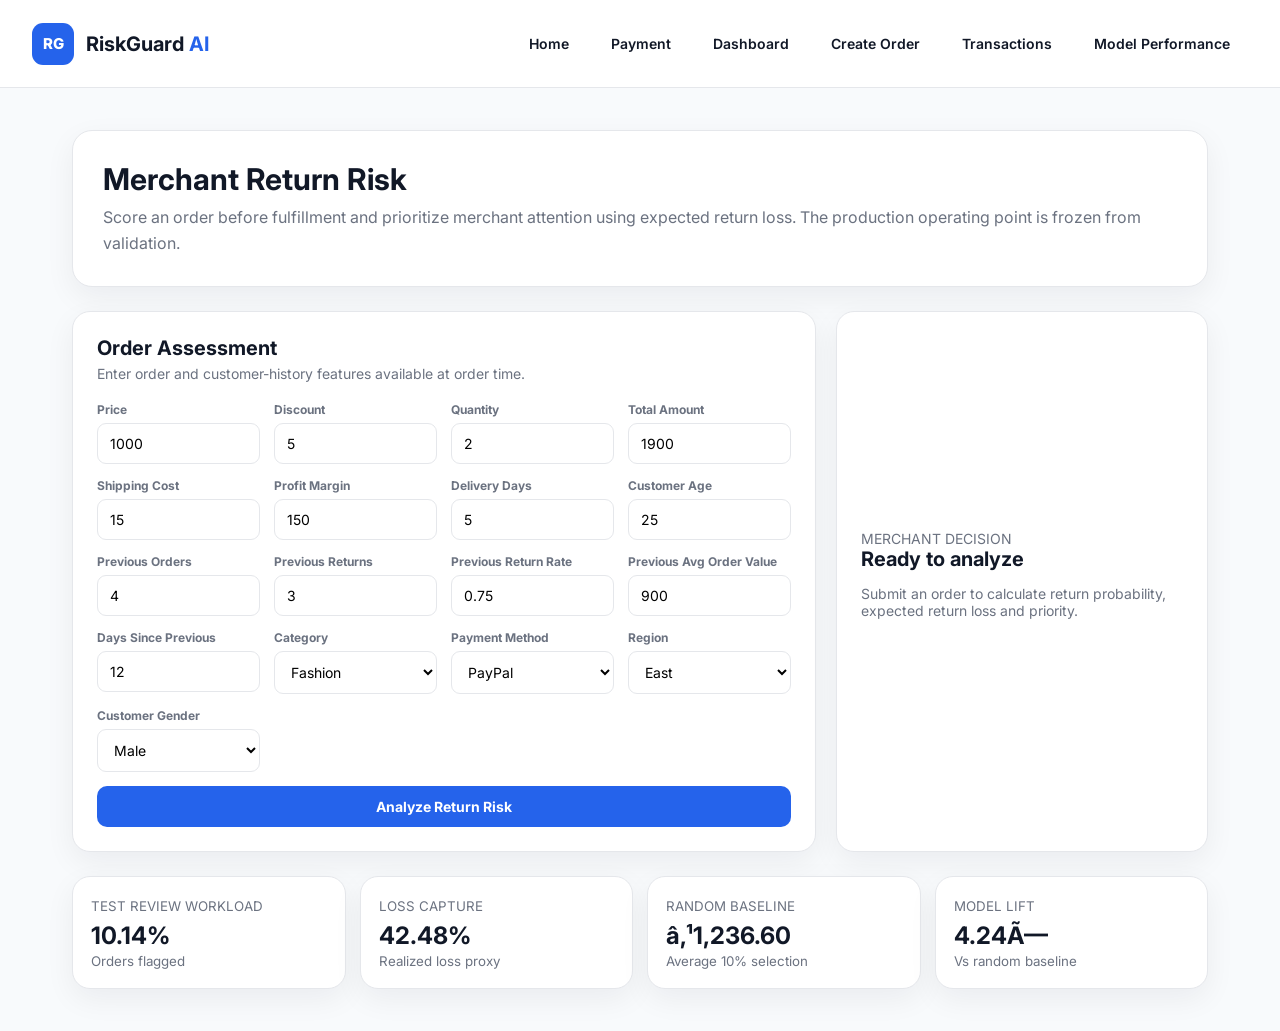
<file: templates/return-risk.html>
﻿<!DOCTYPE html>
<html lang="en">
<head>
<meta charset="UTF-8">
<meta name="viewport" content="width=device-width, initial-scale=1.0">
<title>Return Risk | RiskGuard AI</title>
<link rel="preconnect" href="https://fonts.googleapis.com">
<link rel="preconnect" href="https://fonts.gstatic.com" crossorigin>
<link href="https://fonts.googleapis.com/css2?family=Inter:wght@400;500;600;700;800&display=swap" rel="stylesheet">
<style>
:root{--primary:#2563eb;--bg:#f8fafc;--surface:#fff;--border:#e5e7eb;--text:#111827;--muted:#6b7280;--success:#10b981;--warning:#f59e0b;--danger:#ef4444;--shadow:0 10px 30px rgba(15,23,42,.06)}*{box-sizing:border-box;font-family:Inter,sans-serif}body{margin:0;background:var(--bg);color:var(--text)}.nav{height:88px;background:#fff;border-bottom:1px solid var(--border);display:flex;align-items:center;padding:0 32px;justify-content:space-between}.brand{display:flex;align-items:center;gap:12px;text-decoration:none;color:var(--text);font-weight:700;font-size:20px}.logo{width:42px;height:42px;border-radius:11px;background:var(--primary);color:#fff;display:grid;place-items:center;font-size:15px;font-weight:800}.brand span{color:var(--primary)}.links{display:flex;gap:6px}.links a{padding:14px 18px;border-radius:24px;text-decoration:none;color:var(--text);font-size:14px;font-weight:600}.links a:hover,.links a.active{background:#f1f1f1}.container{padding:42px 32px;max-width:1400px;margin:auto}.header{background:#fff;border:1px solid var(--border);border-radius:20px;padding:30px;margin-bottom:24px;box-shadow:var(--shadow)}h1{margin:0 0 8px;font-size:30px}.header p{margin:0;color:var(--muted);line-height:1.6}.grid{display:grid;grid-template-columns:2fr 1fr;gap:20px}.card{background:#fff;border:1px solid var(--border);border-radius:18px;padding:24px;box-shadow:var(--shadow)}h2{margin:0 0 5px;font-size:20px}.muted{color:var(--muted);font-size:14px}.form{display:grid;grid-template-columns:repeat(4,1fr);gap:14px;margin-top:20px}.field{display:flex;flex-direction:column;gap:6px}.field label{font-size:12px;font-weight:700;color:var(--muted)}input,select{width:100%;border:1px solid var(--border);border-radius:9px;padding:11px 12px;font-size:14px;background:#fff}.button{grid-column:1/-1;border:0;border-radius:10px;padding:12px;background:var(--primary);color:#fff;font-size:14px;font-weight:700;cursor:pointer}.result{min-height:300px;display:flex;align-items:center}.metric-grid{display:grid;grid-template-columns:1fr 1fr;gap:12px;margin-top:18px}.metric{border:1px solid var(--border);border-radius:12px;padding:14px}.metric small{display:block;color:var(--muted);font-size:11px;font-weight:700;text-transform:uppercase}.metric strong{display:block;font-size:22px;margin-top:5px}.decision{margin-top:18px;padding:14px;text-align:center;border-radius:12px;font-weight:800}.high{background:#fef2f2;color:#b91c1c}.medium{background:#fffbeb;color:#b45309}.low{background:#ecfdf5;color:#047857}.evidence{margin-top:24px;display:grid;grid-template-columns:repeat(4,1fr);gap:14px}.evidence .card{padding:18px}.evidence strong{display:block;font-size:24px;margin-top:6px}.evidence small{color:var(--muted)}@media(max-width:1000px){.grid{grid-template-columns:1fr}.form{grid-template-columns:repeat(2,1fr)}.evidence{grid-template-columns:repeat(2,1fr)}}@media(max-width:650px){.nav{height:auto;padding:15px;flex-wrap:wrap;gap:12px}.links{width:100%;overflow:auto}.container{padding:20px 15px}.form{grid-template-columns:1fr}.evidence{grid-template-columns:1fr}}
</style>
<style>
/* =========================================================
   RISKGUARD - GLOBAL PAGE WIDTH & LAYOUT
   Visual/layout only - does not change application logic
   ========================================================= */

:root {
    --rg-page-width: 1200px;
}

/* Main page containers */
main,
.main,
.main-content,
.content,
.container,
.page-container,
.dashboard-container,
.app-container {
    width: 100%;
    max-width: var(--rg-page-width);
    margin-left: auto;
    margin-right: auto;
    box-sizing: border-box;
}

/* Prevent oversized sections */
section,
.card,
.panel,
.table-container,
.chart-container {
    box-sizing: border-box;
}

/* Consistent page horizontal spacing */
main {
    padding-left: 24px;
    padding-right: 24px;
}

/* Tables stay inside the page */
table {
    max-width: 100%;
}

/* Images/charts never overflow */
img,
canvas,
svg {
    max-width: 100%;
}

/* Large screens */
@media (min-width: 1250px) {
    main,
    .main,
    .main-content,
    .content,
    .container,
    .page-container,
    .dashboard-container,
    .app-container {
        max-width: 1200px;
    }
}

/* Medium screens */
@media (max-width: 1249px) {
    main,
    .main,
    .main-content,
    .content,
    .container,
    .page-container,
    .dashboard-container,
    .app-container {
        width: calc(100% - 40px);
        max-width: 1200px;
    }
}

/* Mobile */
@media (max-width: 768px) {
    main,
    .main,
    .main-content,
    .content,
    .container,
    .page-container,
    .dashboard-container,
    .app-container {
        width: calc(100% - 32px);
        max-width: none;
    }

    main {
        padding-left: 0;
        padding-right: 0;
    }
}
</style>
<style id="riskguard-common-layout">
/* =========================================================
   RISKGUARD - SAME WIDTH AS HOME / CREATE ORDER
   VISUAL ONLY - NO LOGIC CHANGES
   ========================================================= */

html,
body {
    width: 100%;
    margin: 0;
    padding: 0;
    box-sizing: border-box;
}

*,
*::before,
*::after {
    box-sizing: border-box;
}

/* Main application content */
main,
main.container,
.main,
.main-content,
.content,
.content-wrapper,
.page-content,
.page-container,
.dashboard,
.dashboard-container,
.orders-container,
.order-container,
.performance-container,
.model-performance-container {
    width: 100%;
    max-width: 1200px;
    margin-left: auto;
    margin-right: auto;
}

/* Keep the actual page content aligned */
main {
    padding-left: 24px;
    padding-right: 24px;
}

/* Prevent cards/tables from becoming wider than the page */
.card,
.cards,
.panel,
.section,
.table-container,
.chart-container,
.metrics-container,
.stats-container {
    max-width: 100%;
    box-sizing: border-box;
}

/* Tables */
.table-container {
    width: 100%;
    overflow-x: auto;
}

table {
    width: 100%;
    max-width: 100%;
}

/* Charts */
canvas,
svg,
img {
    max-width: 100%;
}

/* Desktop */
@media (min-width: 1250px) {
    main,
    main.container,
    .main,
    .main-content,
    .content,
    .content-wrapper,
    .page-content,
    .page-container,
    .dashboard,
    .dashboard-container,
    .orders-container,
    .order-container,
    .performance-container,
    .model-performance-container {
        max-width: 1200px;
    }
}

/* Laptop / medium screen */
@media (max-width: 1249px) {
    main,
    main.container,
    .main,
    .main-content,
    .content,
    .content-wrapper,
    .page-content,
    .page-container,
    .dashboard,
    .dashboard-container,
    .orders-container,
    .order-container,
    .performance-container,
    .model-performance-container {
        width: calc(100% - 40px);
        max-width: 1200px;
    }

    main {
        padding-left: 0;
        padding-right: 0;
    }
}

/* Mobile */
@media (max-width: 768px) {
    main,
    main.container,
    .main,
    .main-content,
    .content,
    .content-wrapper,
    .page-content,
    .page-container,
    .dashboard,
    .dashboard-container,
    .orders-container,
    .order-container,
    .performance-container,
    .model-performance-container {
        width: calc(100% - 32px);
        max-width: none;
    }
}
</style>
</head>
<body>
<header class="nav"><a class="brand" href="/"><div class="logo">RG</div><div>RiskGuard <span>AI</span></div></a><nav class="links"><a href="/">Home</a><a href="/payment">Payment</a><a href="/dashboard">Dashboard</a><a href="/create-order-page">Create Order</a><a href="/transactions">Transactions</a><a href="/model-performance">Model Performance</a></nav></header>
<main class="container">
<section class="header"><h1>Merchant Return Risk</h1><p>Score an order before fulfillment and prioritize merchant attention using expected return loss. The production operating point is frozen from validation.</p></section>
<section class="grid"><div class="card"><h2>Order Assessment</h2><div class="muted">Enter order and customer-history features available at order time.</div>
<form id="form" class="form">
<div class="field"><label>Price</label><input name="price" type="number" step="0.01" value="1000" required></div><div class="field"><label>Discount</label><input name="discount" type="number" step="0.01" value="5"></div><div class="field"><label>Quantity</label><input name="quantity" type="number" min="1" value="2"></div><div class="field"><label>Total Amount</label><input name="total_amount" type="number" step="0.01" value="1900" required></div><div class="field"><label>Shipping Cost</label><input name="shipping_cost" type="number" step="0.01" value="15"></div><div class="field"><label>Profit Margin</label><input name="profit_margin" type="number" step="0.01" value="150"></div><div class="field"><label>Delivery Days</label><input name="delivery_time_days" type="number" min="0" value="5"></div><div class="field"><label>Customer Age</label><input name="customer_age" type="number" min="0" value="25"></div><div class="field"><label>Previous Orders</label><input name="previous_orders" type="number" min="0" value="4"></div><div class="field"><label>Previous Returns</label><input name="previous_returns" type="number" min="0" value="3"></div><div class="field"><label>Previous Return Rate</label><input name="previous_return_rate" type="number" min="0" max="1" step="0.01" value="0.75"></div><div class="field"><label>Previous Avg Order Value</label><input name="previous_avg_order_value" type="number" step="0.01" value="900"></div><div class="field"><label>Days Since Previous</label><input name="days_since_previous_order" type="number" min="0" step="0.01" value="12"></div><div class="field"><label>Category</label><select name="category"><option>Fashion</option><option>Electronics</option><option>Home</option><option>Toys</option><option>Sports</option><option>Beauty</option><option>Grocery</option></select></div><div class="field"><label>Payment Method</label><select name="payment_method"><option>PayPal</option><option>Debit Card</option><option>Credit Card</option><option>COD</option><option>Wallet</option><option>UPI</option></select></div><div class="field"><label>Region</label><select name="region"><option>East</option><option>South</option><option>West</option><option>Central</option><option>North</option></select></div><div class="field"><label>Customer Gender</label><select name="customer_gender"><option>Male</option><option>Female</option><option>Other</option></select></div>
<button class="button" type="submit">Analyze Return Risk</button></form></div>
<div class="card result" id="result"><div><div class="muted">MERCHANT DECISION</div><h2>Ready to analyze</h2><p class="muted">Submit an order to calculate return probability, expected return loss and priority.</p></div></div></section>
<section class="evidence"><div class="card"><small>TEST REVIEW WORKLOAD</small><strong>10.14%</strong><small>Orders flagged</small></div><div class="card"><small>LOSS CAPTURE</small><strong>42.48%</strong><small>Realized loss proxy</small></div><div class="card"><small>RANDOM BASELINE</small><strong>â‚¹1,236.60</strong><small>Average 10% selection</small></div><div class="card"><small>MODEL LIFT</small><strong>4.24Ã—</strong><small>Vs random baseline</small></div></section>
</main>
<script>
const form=document.getElementById('form'), result=document.getElementById('result');
form.addEventListener('submit',async(e)=>{e.preventDefault();const data=Object.fromEntries(new FormData(form).entries());['price','discount','quantity','total_amount','shipping_cost','profit_margin','delivery_time_days','customer_age','previous_orders','previous_returns','previous_return_rate','previous_avg_order_value','days_since_previous_order'].forEach(k=>data[k]=Number(data[k]));result.innerHTML='<div><h2>Analyzing...</h2><p class="muted">Running the return-risk model.</p></div>';try{const r=await fetch('/api/return-risk/score',{method:'POST',headers:{'Content-Type':'application/json'},body:JSON.stringify(data)});const p=await r.json();if(!r.ok||!p.success)throw new Error(p.detail||'Request failed');const x=p.result, c=String(x.priority||'LOW').toLowerCase();result.innerHTML=`<div style="width:100%"><div class="muted">MERCHANT DECISION</div><h2>Return Risk Assessment</h2><div class="metric-grid"><div class="metric"><small>Return Probability</small><strong>${Number(x.return_probability_percent).toFixed(2)}%</strong></div><div class="metric"><small>Loss if Returned</small><strong>â‚¹${Number(x.loss_if_returned).toLocaleString('en-IN',{minimumFractionDigits:2})}</strong></div><div class="metric"><small>Expected Return Loss</small><strong>â‚¹${Number(x.expected_return_loss).toLocaleString('en-IN',{minimumFractionDigits:2})}</strong></div><div class="metric"><small>Review Cutoff</small><strong>â‚¹${Number(x.expected_loss_cutoff).toLocaleString('en-IN',{minimumFractionDigits:2})}</strong></div></div><div class="decision ${c}">${x.flagged?'HIGH PRIORITY â€” REVIEW ORDER':c.toUpperCase()+' PRIORITY â€” NO REVIEW FLAG'}</div></div>`}catch(err){result.innerHTML='<div><h2>Unable to score order</h2><p class="muted">Check the server and try again.</p></div>';console.error(err)}});
</script>
</body>
</html>
</file>
